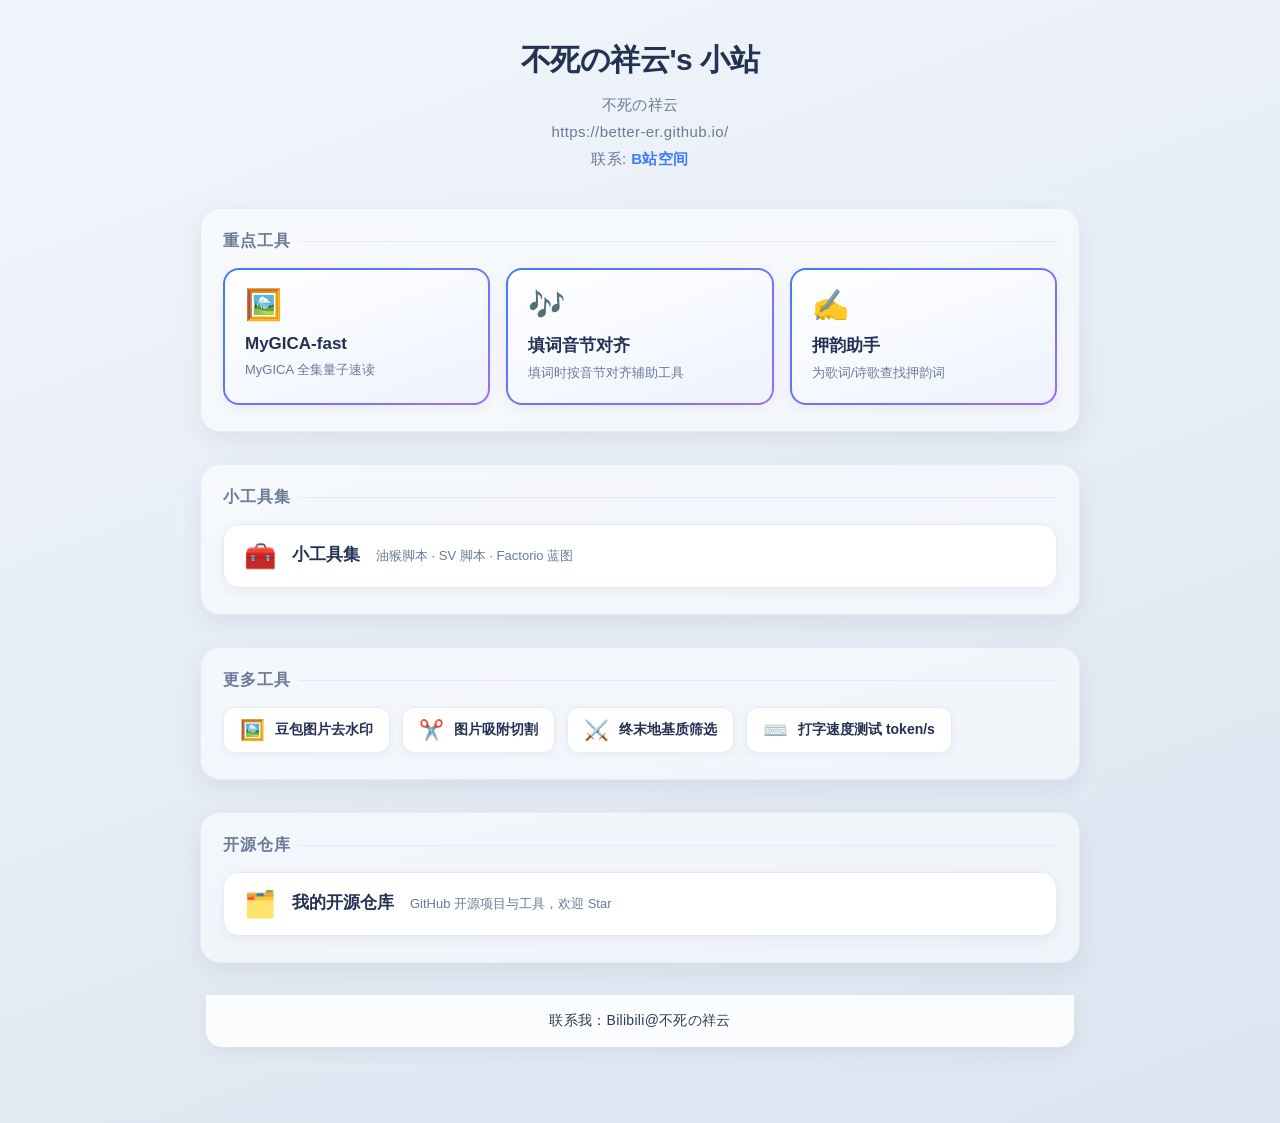
<file: index.html>
<!DOCTYPE html>
<html lang="zh">
<head>
    <meta charset="UTF-8"/>
    <meta name="viewport" content="width=device-width, initial-scale=1"/>
    <title>不死の祥云's 小站</title>
    <script defer src="/assets/js/back-to-home.js"></script>
    <link rel="stylesheet" href="assets/css/index.css">
    <script defer data-domain="better-er.github.io" src="https://plausible.io/js/script.tagged-events.js"></script>
    <!-- Cloudflare Web Analytics -->
    <script defer src='https://static.cloudflareinsights.com/beacon.min.js'
            data-cf-beacon='{"token": "c300376ee0b349878e2a8a1a395cc9b7"}'></script>
    <!-- End Cloudflare Web Analytics -->
</head>
<body>
<div class="container">
    <header class="site-header">
        <h2>不死の祥云's 小站</h2>
        <div class="desc">
            不死の祥云<br>
            https://better-er.github.io/<br>
            联系: <a href="https://space.bilibili.com/497200545" target="_blank">B站空间</a>
        </div>
    </header>

    <!-- ====== 一级重点 ====== -->
    <section class="section">
        <h3 class="section-title">重点工具</h3>
        <div class="feature-grid">
            <a class="card featured" href="MyGICA-fast.html">
                <span class="card-icon">🖼️</span>
                <span class="card-name">MyGICA-fast</span>
                <span class="card-desc">MyGICA 全集量子速读</span>
            </a>
            <a class="card featured" href="token.html">
                <span class="card-icon">🎶</span>
                <span class="card-name">填词音节对齐</span>
                <span class="card-desc">填词时按音节对齐辅助工具</span>
            </a>
            <a class="card featured" href="rhyme.html">
                <span class="card-icon">✍️</span>
                <span class="card-name">押韵助手</span>
                <span class="card-desc">为歌词/诗歌查找押韵词</span>
            </a>
        </div>
    </section>

    <!-- ====== 二级重点 ====== -->
    <section class="section">
        <h3 class="section-title">小工具集</h3>
        <div class="tool-grid">
            <a class="card medium" href="blueprint.html">
                <span class="card-icon">🧰</span>
                <span class="card-name">小工具集</span>
                <span class="card-desc">油猴脚本 · SV 脚本 · Factorio 蓝图</span>
            </a>
        </div>
    </section>

    <!-- ====== 三级工具 ====== -->
    <section class="section">
        <h3 class="section-title">更多工具</h3>
        <div class="mini-list">
            <a class="mini" href="doubao.html">
                <span class="mini-icon">🖼️</span>
                <span class="mini-name">豆包图片去水印</span>
            </a>
            <a class="mini" href="split_pic.html">
                <span class="mini-icon">✂️</span>
                <span class="mini-name">图片吸附切割</span>
            </a>
            <a class="mini" href="weapons.html">
                <span class="mini-icon">⚔️</span>
                <span class="mini-name">终末地基质筛选</span>
            </a>
            <a class="mini" href="typing.html">
                <span class="mini-icon">⌨️</span>
                <span class="mini-name">打字速度测试 token/s</span>
            </a>
        </div>
    </section>

    <!-- ====== 开源仓库 ====== -->
    <section class="section">
        <h3 class="section-title">开源仓库</h3>
        <div class="tool-grid">
            <a class="card medium" href="repos.html">
                <span class="card-icon">🗂️</span>
                <span class="card-name">我的开源仓库</span>
                <span class="card-desc">GitHub 开源项目与工具，欢迎 Star</span>
            </a>
        </div>
    </section>
</div>
</body>
</html>
</file>
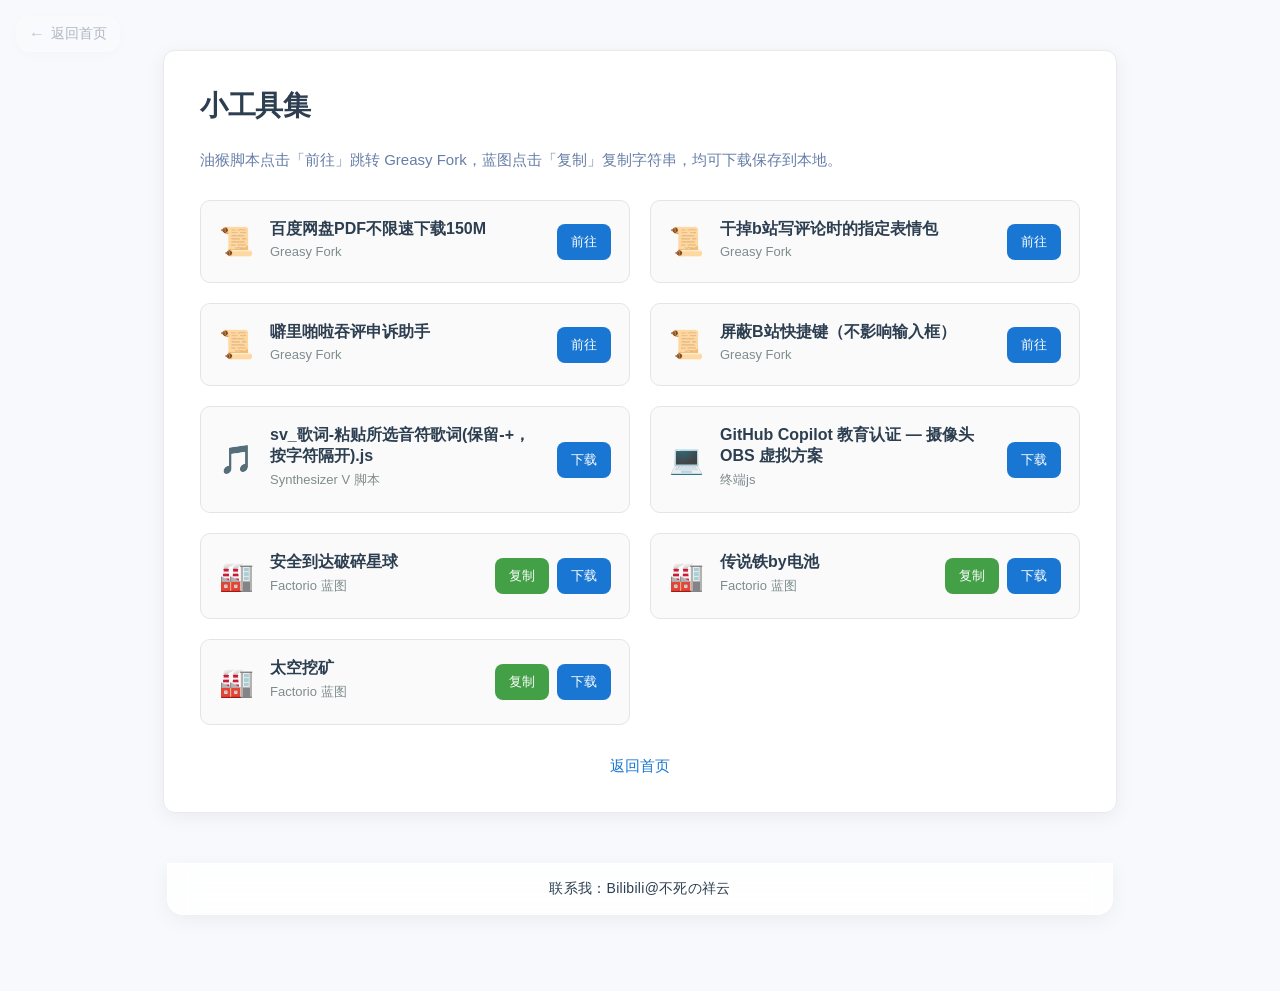
<file: blueprint.html>
<!DOCTYPE html>
<html lang="zh">
<head>
    <meta charset="UTF-8"/>
    <title>小工具集</title>
    <script defer src="/assets/js/back-to-home.js"></script>
    <link rel="stylesheet" href="assets/css/blueprint.css">
</head>
<body>
<div class="container">
    <h2>小工具集</h2>
    <div class="desc">油猴脚本点击「前往」跳转 Greasy Fork，蓝图点击「复制」复制字符串，均可下载保存到本地。</div>

    <div class="file-grid" id="fileGrid">
        <!-- ====== Greasy Fork 脚本 ====== -->
        <div class="file">
            <div class="icon">📜</div>
            <div class="meta">
                <div class="filename">百度网盘PDF不限速下载150M</div>
                <div class="type">Greasy Fork</div>
            </div>
            <div class="actions">
                <a class="btn" href="https://greasyfork.org/zh-CN/scripts/554213" target="_blank" rel="noopener">前往</a>
            </div>
        </div>
        <div class="file">
            <div class="icon">📜</div>
            <div class="meta">
                <div class="filename">干掉b站写评论时的指定表情包</div>
                <div class="type">Greasy Fork</div>
            </div>
            <div class="actions">
                <a class="btn" href="https://greasyfork.org/zh-CN/scripts/521297" target="_blank" rel="noopener">前往</a>
            </div>
        </div>
        <div class="file">
            <div class="icon">📜</div>
            <div class="meta">
                <div class="filename">噼里啪啦吞评申诉助手</div>
                <div class="type">Greasy Fork</div>
            </div>
            <div class="actions">
                <a class="btn" href="https://greasyfork.org/zh-CN/scripts/553381" target="_blank" rel="noopener">前往</a>
            </div>
        </div>
        <div class="file">
            <div class="icon">📜</div>
            <div class="meta">
                <div class="filename">屏蔽B站快捷键（不影响输入框）</div>
                <div class="type">Greasy Fork</div>
            </div>
            <div class="actions">
                <a class="btn" href="https://greasyfork.org/zh-CN/scripts/564831" target="_blank" rel="noopener">前往</a>
            </div>
        </div>

        <!-- ====== Synthesizer V 脚本 ====== -->
        <div class="file" data-path="离线小工具/sv_歌词-粘贴所选音符歌词(保留-+，按字符隔开).js">
            <div class="icon">🎵</div>
            <div class="meta">
                <div class="filename">sv_歌词-粘贴所选音符歌词(保留-+，按字符隔开).js</div>
                <div class="type">Synthesizer V 脚本</div>
            </div>
            <div class="actions">
                <a class="btn download-btn" href="离线小工具/sv_歌词-粘贴所选音符歌词(保留-+，按字符隔开).js" download>下载</a>
            </div>
        </div>

        <!-- ====== 终端 JS 脚本 ====== -->
        <div class="file" data-path="终端js/github_edu.js">
            <div class="icon">💻</div>
            <div class="meta">
                <div class="filename">GitHub Copilot 教育认证 — 摄像头 OBS 虚拟方案</div>
                <div class="type">终端js</div>
            </div>
            <div class="actions">
                <a class="btn download-btn" href="终端js/github_edu.js" download>下载</a>
            </div>
        </div>

        <!-- ====== Factorio 蓝图 ====== -->
        <div class="file" data-path="蓝图/安全到达破碎星球.txt">
            <div class="icon">🏭</div>
            <div class="meta">
                <div class="filename">安全到达破碎星球</div>
                <div class="type">Factorio 蓝图</div>
            </div>
            <div class="actions">
                <a class="btn copy-btn">复制</a>
                <a class="btn download-btn" href="蓝图/安全到达破碎星球.txt" download>下载</a>
            </div>
        </div>
        <div class="file" data-path="蓝图/传说铁by电池.txt">
            <div class="icon">🏭</div>
            <div class="meta">
                <div class="filename">传说铁by电池</div>
                <div class="type">Factorio 蓝图</div>
            </div>
            <div class="actions">
                <a class="btn copy-btn">复制</a>
                <a class="btn download-btn" href="蓝图/传说铁by电池.txt" download>下载</a>
            </div>
        </div>
        <div class="file" data-path="蓝图/太空挖矿.txt">
            <div class="icon">🏭</div>
            <div class="meta">
                <div class="filename">太空挖矿</div>
                <div class="type">Factorio 蓝图</div>
            </div>
            <div class="actions">
                <a class="btn copy-btn">复制</a>
                <a class="btn download-btn" href="蓝图/太空挖矿.txt" download>下载</a>
            </div>
        </div>
    </div>

    <div class="footer">
        <a href="index.html">返回首页</a>
    </div>
</div>

<script>
(async function() {
    // 预先加载所有蓝图文件内容
    const fileMap = {};
    const fileEls = document.querySelectorAll('.file');
    for (const el of fileEls) {
        const path = el.dataset.path;
        if (!path) continue;
        try {
            const resp = await fetch(path);
            fileMap[path] = await resp.text();
        } catch (e) {
            console.error('加载失败:', path, e);
        }
    }

    // 复制按钮逻辑
    document.querySelectorAll('.copy-btn').forEach(btn => {
        btn.addEventListener('click', function() {
            const fileEl = this.closest('.file');
            const path = fileEl.dataset.path;
            const text = fileMap[path];
            if (!text) return;
            navigator.clipboard.writeText(text).then(() => {
                const orig = this.textContent;
                this.textContent = '已复制 ✓';
                setTimeout(() => this.textContent = orig, 1500);
            }).catch(() => {
                // 降级方案：创建临时 textarea
                const ta = document.createElement('textarea');
                ta.value = text;
                document.body.appendChild(ta);
                ta.select();
                document.execCommand('copy');
                document.body.removeChild(ta);
                const orig = this.textContent;
                this.textContent = '已复制 ✓';
                setTimeout(() => this.textContent = orig, 1500);
            });
        });
    });

})();
</script>
</body>
</html>
</file>
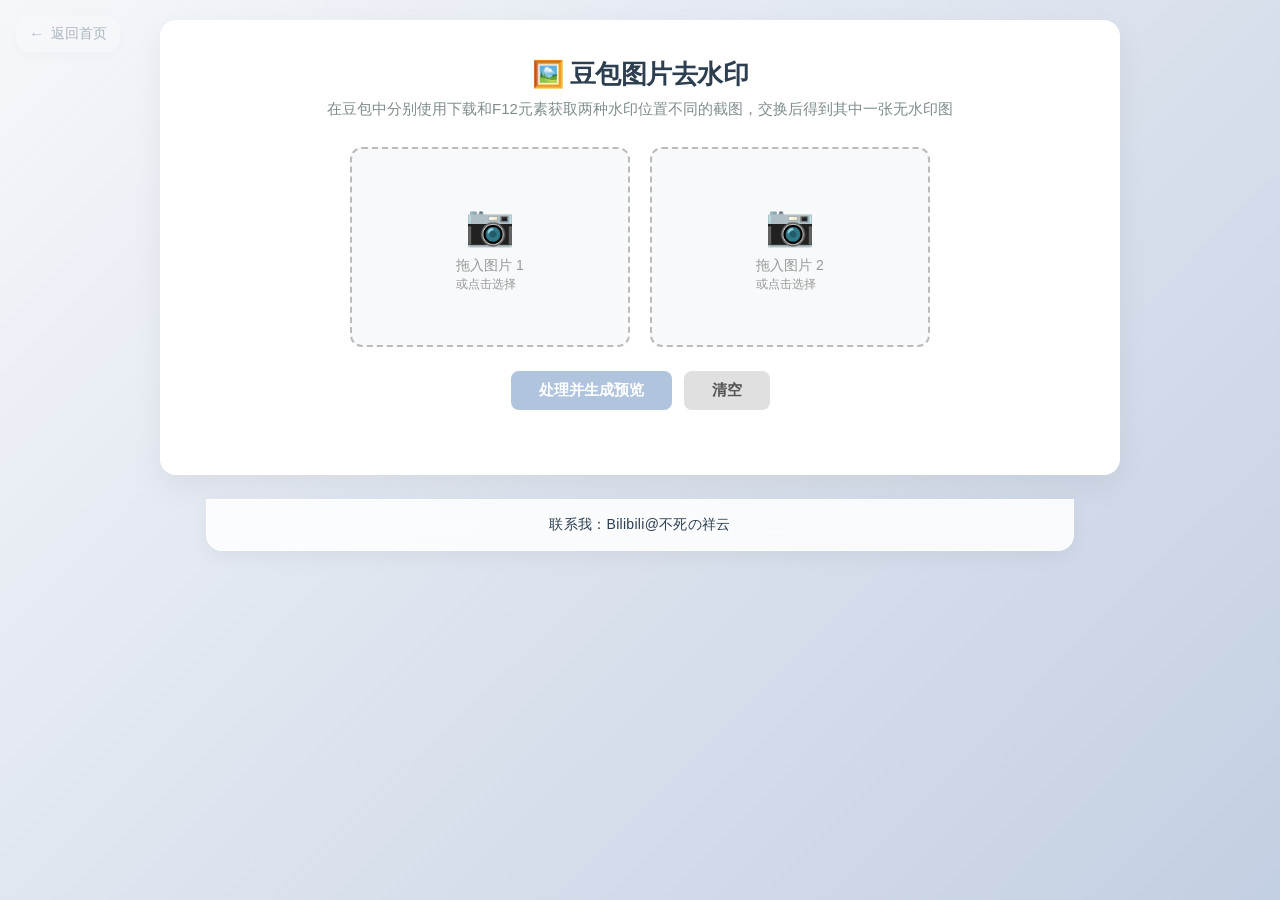
<file: doubao.html>
<!DOCTYPE html>
<html lang="zh-CN">
<head>
    <meta charset="UTF-8">
    <meta name="viewport" content="width=device-width, initial-scale=1.0">
    <title>豆包图片去水印工具</title>
    <script defer src="/assets/js/back-to-home.js"></script>
    <link rel="stylesheet" href="assets/css/doubao.css">
</head>
<body>
<div class="container">
    <h1>🖼️ 豆包图片去水印</h1>
    <p class="subtitle">在豆包中分别使用下载和F12元素获取两种水印位置不同的截图，交换后得到其中一张无水印图</p>

    <div class="error-msg" id="errorMsg"></div>

    <div class="drop-zone-container">
        <div class="drop-zone" id="dropZone1">
            <div class="icon">📷</div>
            <div class="label">拖入图片 1<br><small>或点击选择</small></div>
            <button class="remove-btn" id="removeBtn1">✕</button>
        </div>
        <div class="drop-zone" id="dropZone2">
            <div class="icon">📷</div>
            <div class="label">拖入图片 2<br><small>或点击选择</small></div>
            <button class="remove-btn" id="removeBtn2">✕</button>
        </div>
    </div>

    <div class="action-bar">
        <button class="btn-primary" id="processBtn" disabled>处理并生成预览</button>
        <button class="btn-secondary" id="clearBtn">清空</button>
    </div>

    <div class="result-section" id="resultSection">
        <h2>✅ 处理结果</h2>
        <p class="result-hint">两张结果中有一张无水印，请自行判断并下载</p>
        <div class="result-grid">
            <div class="result-card">
                <div class="card-label">结果 1 <span>（图1左 + 图2右）</span></div>
                <canvas id="resultCanvas1"></canvas>
                <button class="download-btn" data-index="1">⬇ 下载结果 1</button>
            </div>
            <div class="result-card">
                <div class="card-label">结果 2 <span>（图2左 + 图1右）</span></div>
                <canvas id="resultCanvas2"></canvas>
                <button class="download-btn" data-index="2">⬇ 下载结果 2</button>
            </div>
        </div>
    </div>
</div>

<script src="assets/js/doubao.js" defer></script>
</body>
</html>
</file>
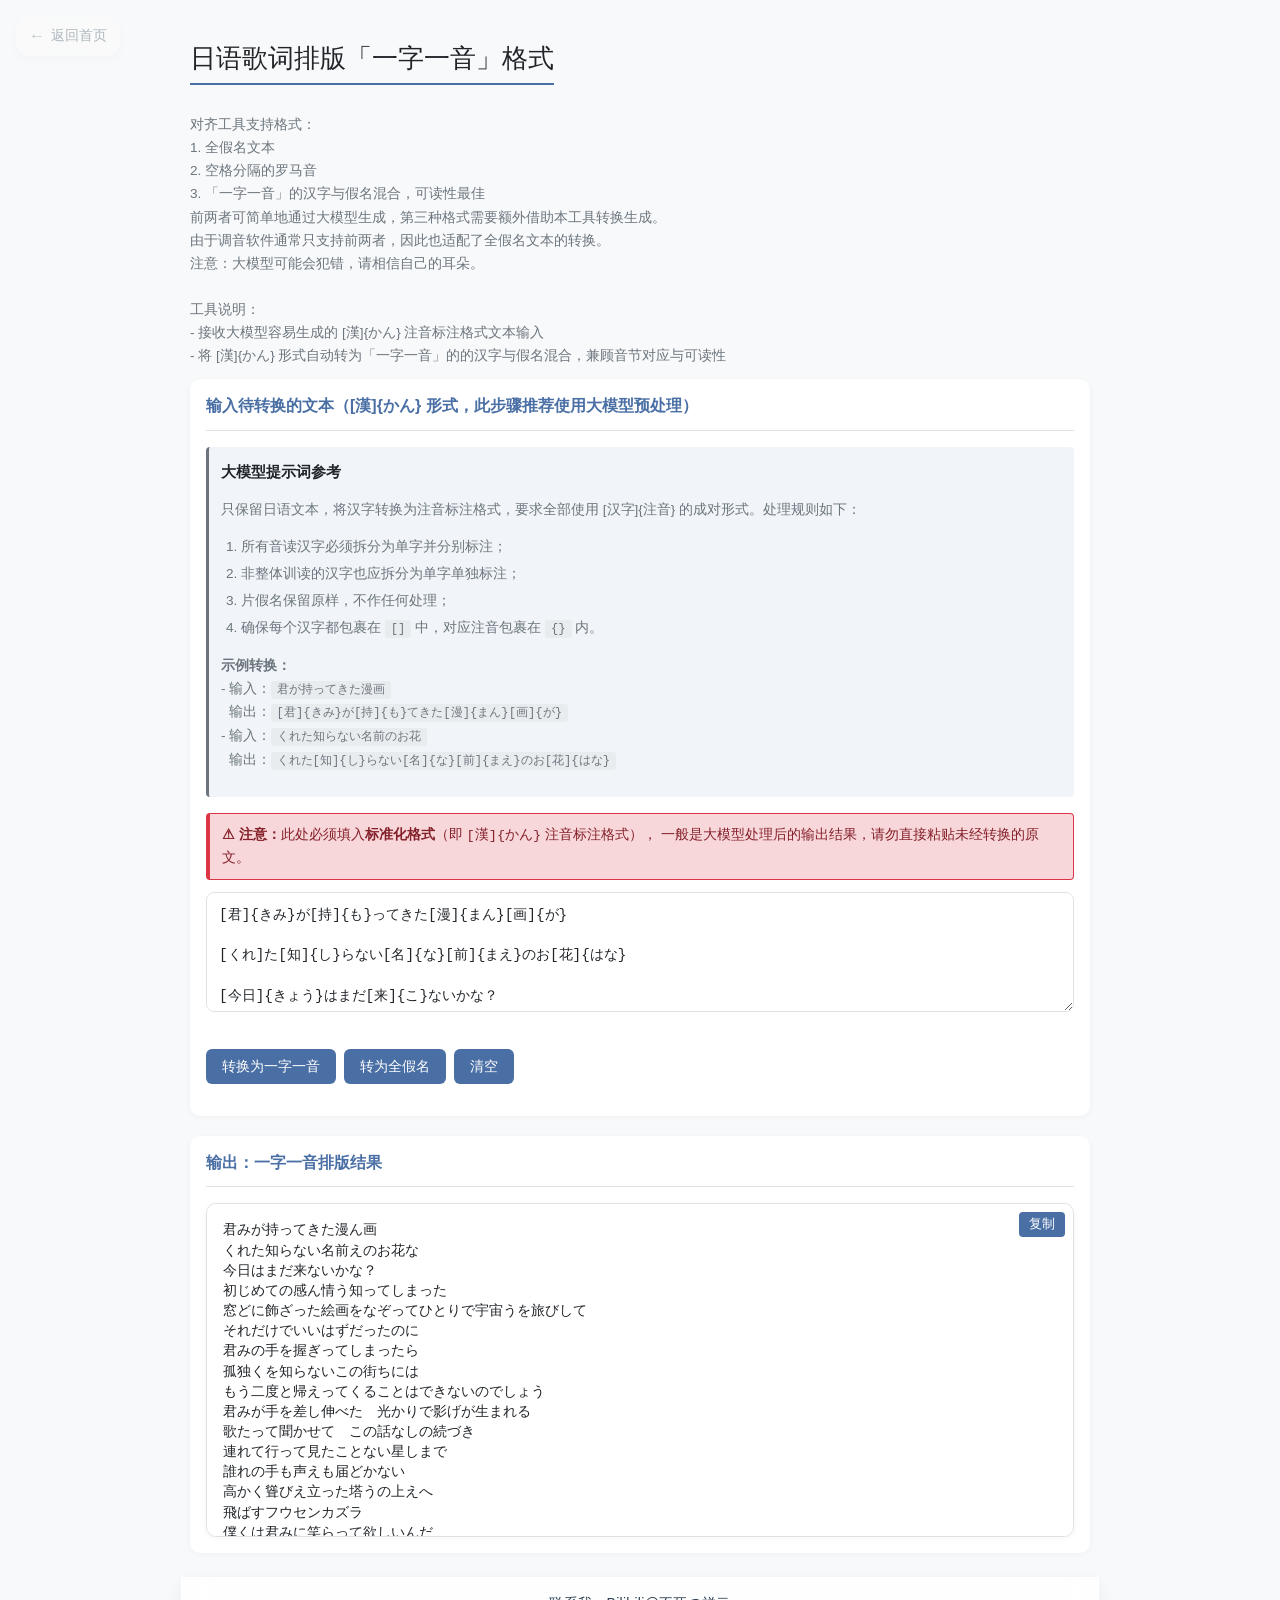
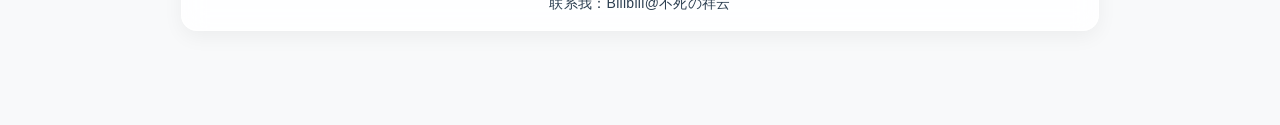
<file: kana.html>
<!DOCTYPE html>
<html lang="zh">
<head>
    <meta charset="UTF-8"/>
    <title id="page-title"></title>
    <script defer src="/assets/js/back-to-home.js"></script>
    <link rel="stylesheet" href="assets/css/kana.css">
</head>
<body>
<div class="container">
    <h2 id="main-title"></h2>

    <p class="small" id="desc">
        对齐工具支持格式：<br>
        1. 全假名文本<br>
        2. 空格分隔的罗马音<br>
        3. 「一字一音」的汉字与假名混合，可读性最佳<br>
        前两者可简单地通过大模型生成，第三种格式需要额外借助本工具转换生成。<br>
        由于调音软件通常只支持前两者，因此也适配了全假名文本的转换。<br>
        注意：大模型可能会犯错，请相信自己的耳朵。<br><br>
        工具说明：<br>
        - 接收大模型容易生成的 [漢]{かん} 注音标注格式文本输入<br>
        - 将 [漢]{かん} 形式自动转为「一字一音」的的汉字与假名混合，兼顾音节对应与可读性<br>
    </p>

    <div class="box">
        <h3>输入待转换的文本（[漢]{かん} 形式，此步骤推荐使用大模型预处理）</h3>

        <!-- 操作指南：明确区分提示与输入 -->
        <div class="guide-panel">
            <h4>大模型提示词参考</h4>
            <p>只保留日语文本，将汉字转换为注音标注格式，要求全部使用 [汉字]{注音} 的成对形式。处理规则如下：</p>
            <ol>
                <li>所有音读汉字必须拆分为单字并分别标注；</li>
                <li>非整体训读的汉字也应拆分为单字单独标注；</li>
                <li>片假名保留原样，不作任何处理；</li>
                <li>确保每个汉字都包裹在 <code>[]</code> 中，对应注音包裹在 <code>{}</code> 内。</li>
            </ol>
            <p><strong>示例转换：</strong><br>
                - 输入：<code>君が持ってきた漫画</code><br>
                &nbsp;&nbsp;输出：<code>[君]{きみ}が[持]{も}てきた[漫]{まん}[画]{が}</code><br>
                - 输入：<code>くれた知らない名前のお花</code><br>
                &nbsp;&nbsp;输出：<code>くれた[知]{し}らない[名]{な}[前]{まえ}のお[花]{はな}</code>
            </p>
        </div>

        <div class="input-warning">
            <strong>⚠ 注意：</strong>此处必须填入<strong>标准化格式</strong>（即 <code>[漢]{かん}</code> 注音标注格式），
            一般是大模型处理后的输出结果，请勿直接粘贴未经转换的原文。
        </div>

        <label for="input-ruby"></label>
        <textarea id="input-ruby"
                  placeholder="请在此粘贴日语文本（如：[君]{きみ}が[持]{も}てきた[漫]{まん}[画]{が}）"></textarea>
        <div class="button-group">
            <button id="btn-convert">转换为一字一音</button>
            <button id="btn-kana-only">转为全假名</button>
            <button id="btn-clear">清空</button>
        </div>
    </div>

    <div class="box">
        <h3>输出：一字一音排版结果</h3>
        <div id="output-result" class="result-container">
            <button class="copy-btn" id="btn-copy">复制</button>
        </div>
    </div>
</div>

<script type="module" src="assets/js/kana.js"></script>
</body>
</html>
</file>
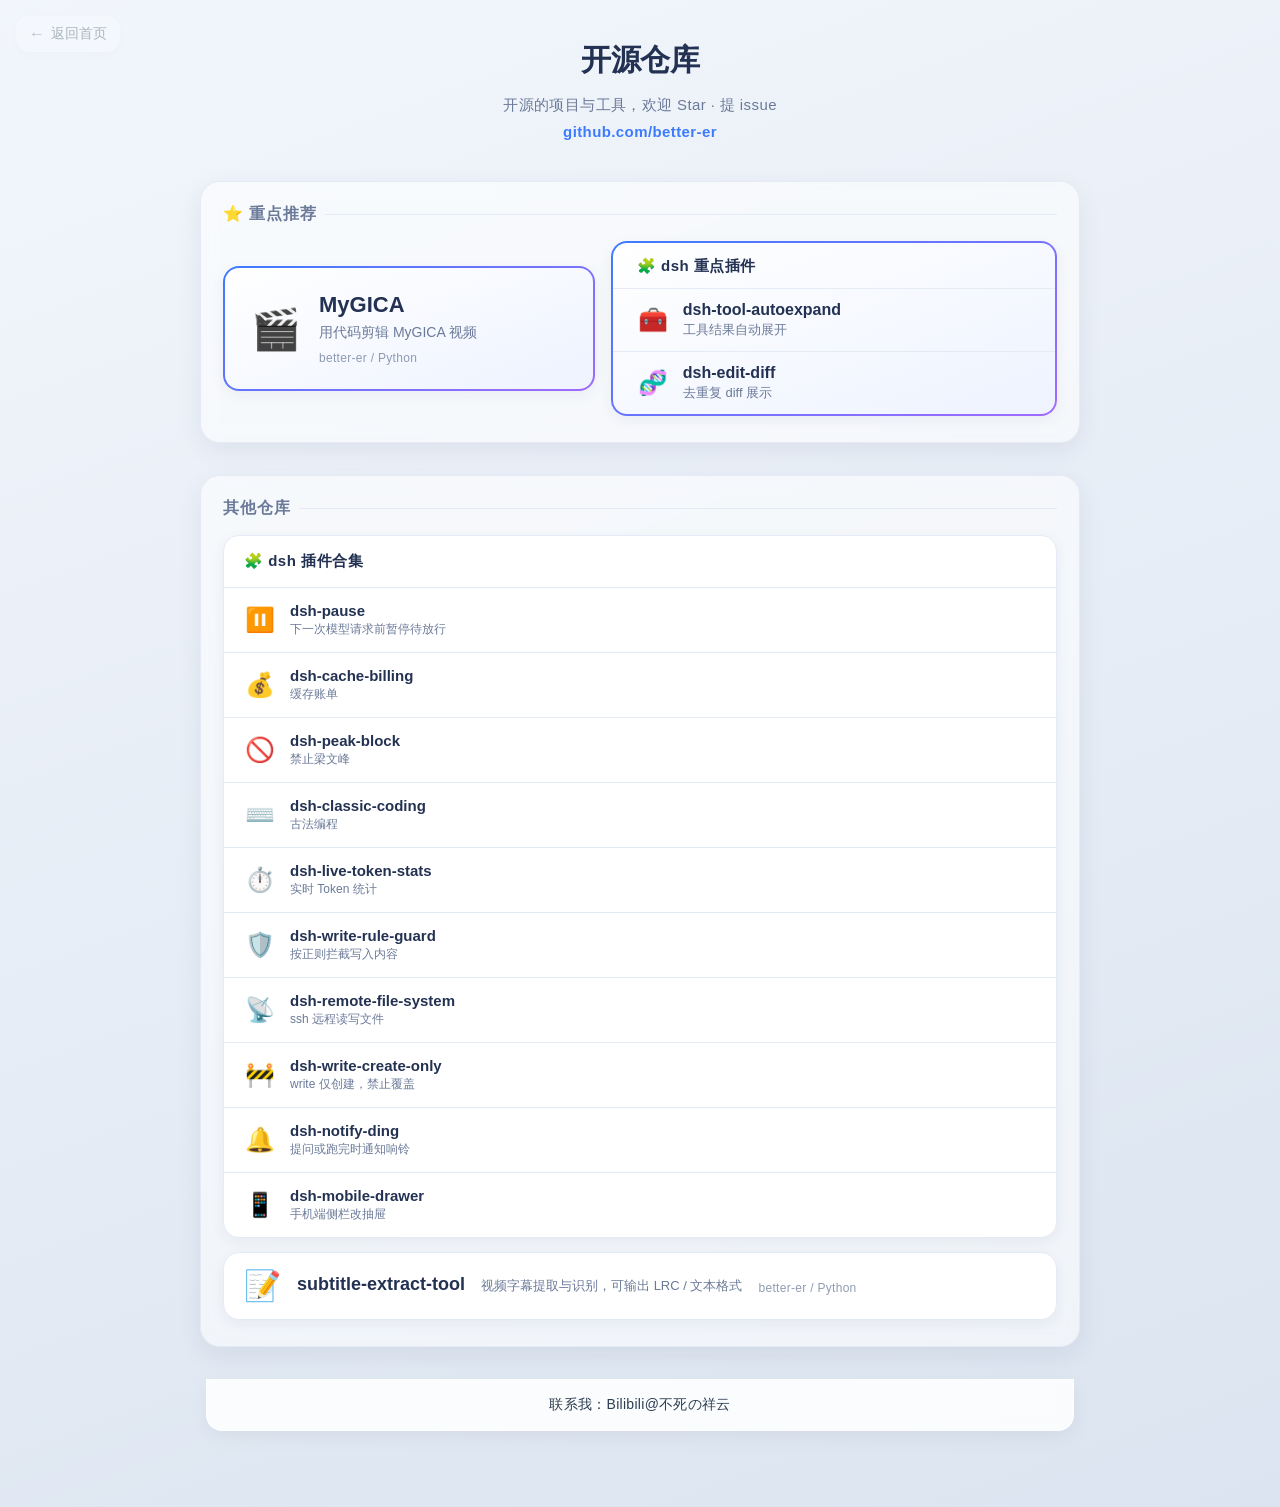
<file: repos.html>
<!DOCTYPE html>
<html lang="zh">
<head>
    <meta charset="UTF-8"/>
    <meta name="viewport" content="width=device-width, initial-scale=1"/>
    <title>开源仓库 · 不死の祥云</title>
    <script defer src="/assets/js/back-to-home.js"></script>
    <link rel="stylesheet" href="assets/css/repos.css">
    <script defer data-domain="better-er.github.io" src="https://plausible.io/js/script.tagged-events.js"></script>
    <!-- Cloudflare Web Analytics -->
    <script defer src='https://static.cloudflareinsights.com/beacon.min.js'
            data-cf-beacon='{"token": "c300376ee0b349878e2a8a1a395cc9b7"}'></script>
    <!-- End Cloudflare Web Analytics -->
</head>
<body>
<div class="container">
    <header class="site-header">
        <h2>开源仓库</h2>
        <div class="desc">
            开源的项目与工具，欢迎 Star · 提 issue<br>
            <a href="https://github.com/better-er" target="_blank">github.com/better-er</a>
        </div>
    </header>

    <!-- ===== 置顶推荐仓库：重点推荐 ===== -->
    <section class="section">
        <h3 class="section-title">⭐ 重点推荐</h3>
        <div class="feature-grid">
            <a class="card featured" href="https://github.com/better-er/MyGICA" target="_blank">
                <span class="card-icon">🎬</span>
                <span class="featured-body">
                    <span class="card-name">MyGICA</span>
                    <span class="card-desc">用代码剪辑 MyGICA 视频</span>
                    <span class="card-meta">better-er / Python</span>
                </span>
            </a>
            <div class="group-card featured">
                <div class="group-head">🧩 dsh 重点插件</div>
                <div class="group-list">
                    <a class="group-item" href="https://github.com/better-er/dsh-tool-autoexpand" target="_blank">
                        <span class="group-icon">🧰</span>
                        <span class="group-body">
                            <span class="group-name">dsh-tool-autoexpand</span>
                            <span class="group-desc">工具结果自动展开</span>
                        </span>
                    </a>
                    <a class="group-item" href="https://github.com/better-er/dsh-edit-diff" target="_blank">
                        <span class="group-icon">🧬</span>
                        <span class="group-body">
                            <span class="group-name">dsh-edit-diff</span>
                            <span class="group-desc">去重复 diff 展示</span>
                        </span>
                    </a>
                </div>
            </div>
        </div>
    </section>

    <!-- ===== 其他仓库 ===== -->
    <section class="section">
        <h3 class="section-title">其他仓库</h3>
        <div class="sub-grid">
            <div class="group-card">
                <div class="group-head">🧩 dsh 插件合集</div>
                <div class="group-list">
                    <a class="group-item" href="https://github.com/better-er/dsh-pause" target="_blank">
                        <span class="group-icon">⏸️</span>
                        <span class="group-body">
                            <span class="group-name">dsh-pause</span>
                            <span class="group-desc">下一次模型请求前暂停待放行</span>
                        </span>
                    </a>
                    <a class="group-item" href="https://github.com/better-er/dsh-cache-billing" target="_blank">
                        <span class="group-icon">💰</span>
                        <span class="group-body">
                            <span class="group-name">dsh-cache-billing</span>
                            <span class="group-desc">缓存账单</span>
                        </span>
                    </a>
                    <a class="group-item" href="https://github.com/better-er/dsh-peak-block" target="_blank">
                        <span class="group-icon">🚫</span>
                        <span class="group-body">
                            <span class="group-name">dsh-peak-block</span>
                            <span class="group-desc">禁止梁文峰</span>
                        </span>
                    </a>
                    <a class="group-item" href="https://github.com/better-er/dsh-classic-coding" target="_blank">
                        <span class="group-icon">⌨️</span>
                        <span class="group-body">
                            <span class="group-name">dsh-classic-coding</span>
                            <span class="group-desc">古法编程</span>
                        </span>
                    </a>
                    <a class="group-item" href="https://github.com/better-er/dsh-live-token-stats" target="_blank">
                        <span class="group-icon">⏱️</span>
                        <span class="group-body">
                            <span class="group-name">dsh-live-token-stats</span>
                            <span class="group-desc">实时 Token 统计</span>
                        </span>
                    </a>
                    <a class="group-item" href="https://github.com/better-er/dsh-write-rule-guard" target="_blank">
                        <span class="group-icon">🛡️</span>
                        <span class="group-body">
                            <span class="group-name">dsh-write-rule-guard</span>
                            <span class="group-desc">按正则拦截写入内容</span>
                        </span>
                    </a>
                    <a class="group-item" href="https://github.com/better-er/dsh-remote-file-system" target="_blank">
                        <span class="group-icon">📡</span>
                        <span class="group-body">
                            <span class="group-name">dsh-remote-file-system</span>
                            <span class="group-desc">ssh 远程读写文件</span>
                        </span>
                    </a>
                    <a class="group-item" href="https://github.com/better-er/dsh-write-create-only" target="_blank">
                        <span class="group-icon">🚧</span>
                        <span class="group-body">
                            <span class="group-name">dsh-write-create-only</span>
                            <span class="group-desc">write 仅创建，禁止覆盖</span>
                        </span>
                    </a>
                    <a class="group-item" href="https://github.com/better-er/dsh-notify-ding" target="_blank">
                        <span class="group-icon">🔔</span>
                        <span class="group-body">
                            <span class="group-name">dsh-notify-ding</span>
                            <span class="group-desc">提问或跑完时通知响铃</span>
                        </span>
                    </a>
                    <a class="group-item" href="https://github.com/better-er/dsh-mobile-drawer" target="_blank">
                        <span class="group-icon">📱</span>
                        <span class="group-body">
                            <span class="group-name">dsh-mobile-drawer</span>
                            <span class="group-desc">手机端侧栏改抽屉</span>
                        </span>
                    </a>
                </div>
            </div>
            <a class="card sub" href="https://github.com/better-er/subtitle-extract-tool" target="_blank">
                <span class="card-icon">📝</span>
                <span class="card-name">subtitle-extract-tool</span>
                <span class="card-desc">视频字幕提取与识别，可输出 LRC / 文本格式</span>
                <span class="card-meta">better-er / Python</span>
            </a>
        </div>
    </section>
</div>
</body>
</html>
</file>
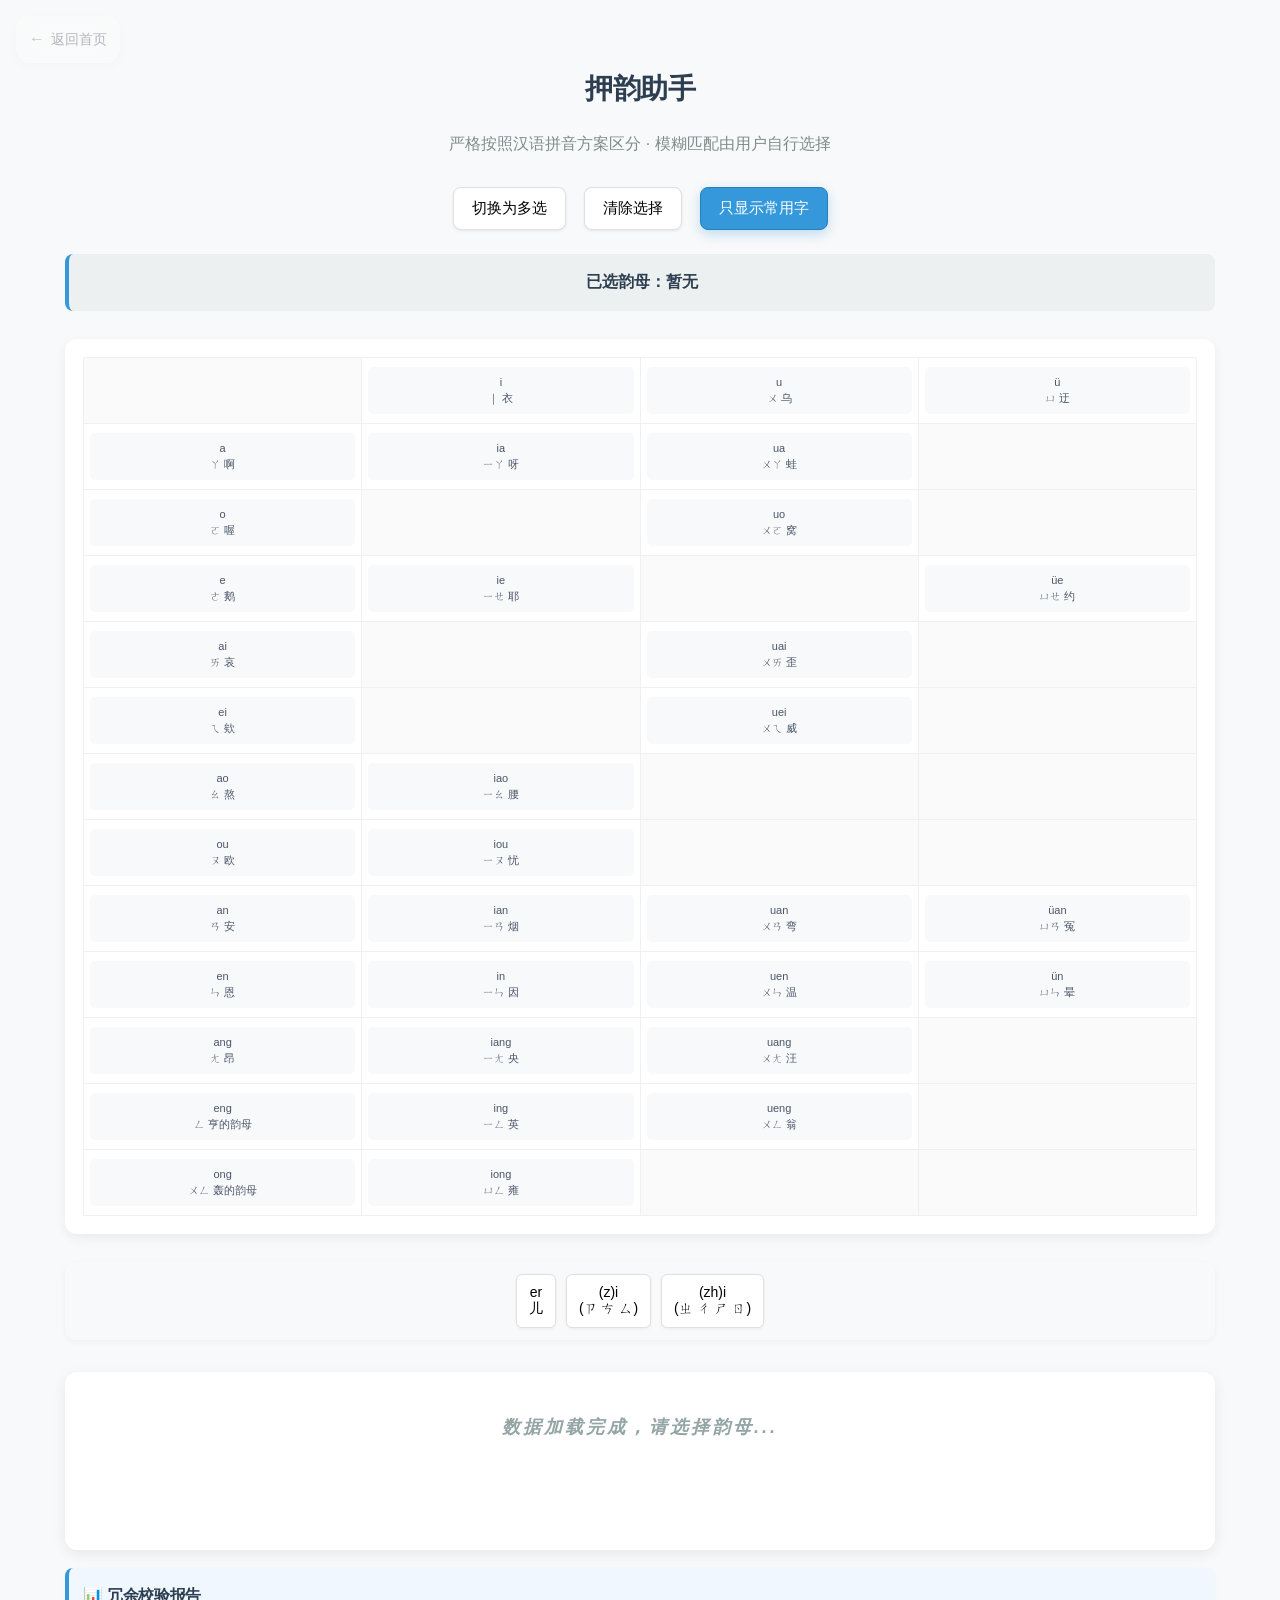
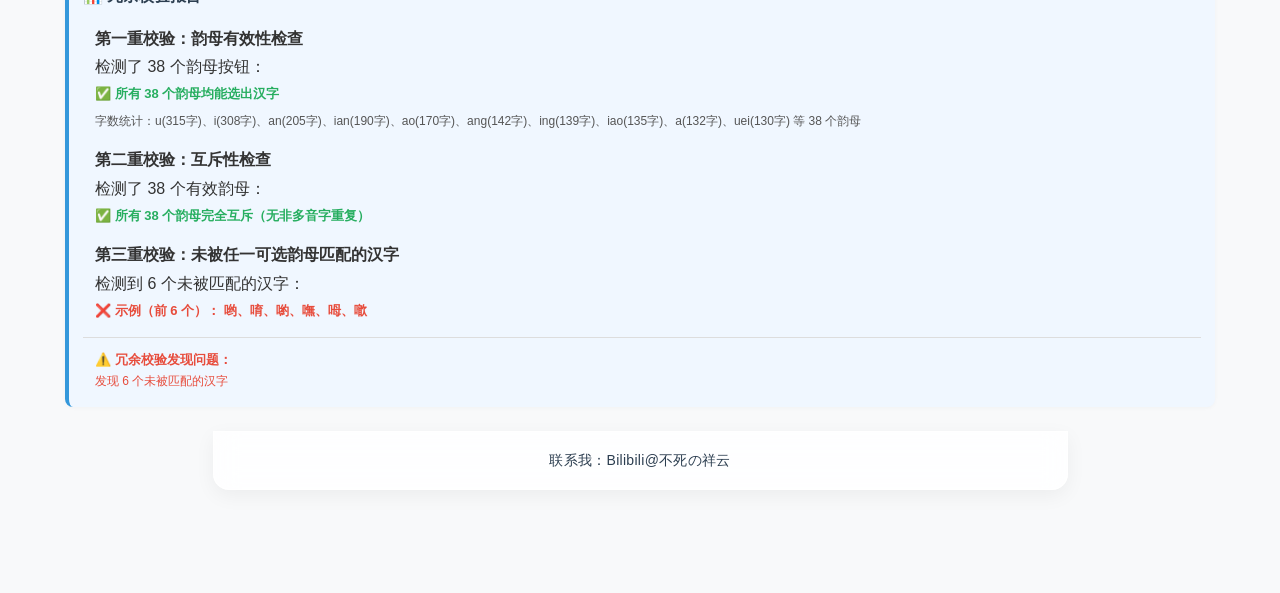
<file: rhyme.html>
<!DOCTYPE html>
<html lang="zh-CN">
<head>
    <meta charset="UTF-8">
    <meta name="viewport" content="width=device-width, initial-scale=1.0">
    <title>押韵助手</title>
    <script defer src="/assets/js/back-to-home.js"></script>
    <link rel="stylesheet" href="assets/css/rhyme.css">
</head>
<body>
<h1>押韵助手</h1>
<p class="subtitle">严格按照汉语拼音方案区分 · 模糊匹配由用户自行选择</p>

<div class="controls">
    <button class="control-btn" id="mode-btn">切换为多选</button>
    <button class="control-btn" id="clear-btn">清除选择</button>
    <button class="control-btn active" id="common-btn">只显示常用字</button>
</div>

<div class="selected" id="selected-finals">
    已选韵母：暂无
</div>

<div class="table-container">
    <table class="vowel-table">
        <thead>
        <tr>
            <td class="empty-cell"></td>
            <td><button onclick="toggleFinal('i')" class="table-cell-button" data-final="i">i<br>｜ 衣</button></td>
            <td><button onclick="toggleFinal('u')" class="table-cell-button" data-final="u">u<br>ㄨ 乌</button></td>
            <td><button onclick="toggleFinal('ü')" class="table-cell-button" data-final="ü">ü<br>ㄩ 迂</button></td>
        </tr>
        </thead>
        <tbody>
        <tr>
            <td><button onclick="toggleFinal('a')" class="table-row-button" data-final="a">a<br>ㄚ 啊</button></td>
            <td><button onclick="toggleFinal('ia')" class="table-cell-button" data-final="ia">ia<br>ㄧㄚ 呀</button></td>
            <td><button onclick="toggleFinal('ua')" class="table-cell-button" data-final="ua">ua<br>ㄨㄚ 蛙</button></td>
            <td class="empty-cell"></td>
        </tr>
        <tr>
            <td><button onclick="toggleFinal('o')" class="table-row-button" data-final="o">o<br>ㄛ 喔</button></td>
            <td class="empty-cell"></td>
            <td><button onclick="toggleFinal('uo')" class="table-cell-button" data-final="uo">uo<br>ㄨㄛ 窝</button></td>
            <td class="empty-cell"></td>
        </tr>
        <tr>
            <td><button onclick="toggleFinal('e')" class="table-row-button" data-final="e">e<br>ㄜ 鹅</button></td>
            <td><button onclick="toggleFinal('ie')" class="table-cell-button" data-final="ie">ie<br>ㄧㄝ 耶</button></td>
            <td class="empty-cell"></td>
            <td><button onclick="toggleFinal('üe')" class="table-cell-button" data-final="üe">üe<br>ㄩㄝ 约</button></td>
        </tr>
        <tr>
            <td><button onclick="toggleFinal('ai')" class="table-row-button" data-final="ai">ai<br>ㄞ 哀</button></td>
            <td class="empty-cell"></td>
            <td><button onclick="toggleFinal('uai')" class="table-cell-button" data-final="uai">uai<br>ㄨㄞ 歪</button></td>
            <td class="empty-cell"></td>
        </tr>
        <tr>
            <td><button onclick="toggleFinal('ei')" class="table-row-button" data-final="ei">ei<br>ㄟ 欸</button></td>
            <td class="empty-cell"></td>
            <td><button onclick="toggleFinal('uei')" class="table-cell-button" data-final="uei">uei<br>ㄨㄟ 威</button></td>
            <td class="empty-cell"></td>
        </tr>
        <tr>
            <td><button onclick="toggleFinal('ao')" class="table-row-button" data-final="ao">ao<br>ㄠ 熬</button></td>
            <td><button onclick="toggleFinal('iao')" class="table-cell-button" data-final="iao">iao<br>ㄧㄠ 腰</button></td>
            <td class="empty-cell"></td>
            <td class="empty-cell"></td>
        </tr>
        <tr>
            <td><button onclick="toggleFinal('ou')" class="table-row-button" data-final="ou">ou<br>ㄡ 欧</button></td>
            <td><button onclick="toggleFinal('iou')" class="table-cell-button" data-final="iou">iou<br>ㄧㄡ 忧</button></td>
            <td class="empty-cell"></td>
            <td class="empty-cell"></td>
        </tr>
        <tr>
            <td><button onclick="toggleFinal('an')" class="table-row-button" data-final="an">an<br>ㄢ 安</button></td>
            <td><button onclick="toggleFinal('ian')" class="table-cell-button" data-final="ian">ian<br>ㄧㄢ 烟</button></td>
            <td><button onclick="toggleFinal('uan')" class="table-cell-button" data-final="uan">uan<br>ㄨㄢ 弯</button></td>
            <td><button onclick="toggleFinal('üan')" class="table-cell-button" data-final="üan">üan<br>ㄩㄢ 冤</button></td>
        </tr>
        <tr>
            <td><button onclick="toggleFinal('en')" class="table-row-button" data-final="en">en<br>ㄣ 恩</button></td>
            <td><button onclick="toggleFinal('in')" class="table-cell-button" data-final="in">in<br>ㄧㄣ 因</button></td>
            <td><button onclick="toggleFinal('uen')" class="table-cell-button" data-final="uen">uen<br>ㄨㄣ 温</button></td>
            <td><button onclick="toggleFinal('ün')" class="table-cell-button" data-final="ün">ün<br>ㄩㄣ 晕</button></td>
        </tr>
        <tr>
            <td><button onclick="toggleFinal('ang')" class="table-row-button" data-final="ang">ang<br>ㄤ 昂</button></td>
            <td><button onclick="toggleFinal('iang')" class="table-cell-button" data-final="iang">iang<br>ㄧㄤ 央</button></td>
            <td><button onclick="toggleFinal('uang')" class="table-cell-button" data-final="uang">uang<br>ㄨㄤ 汪</button></td>
            <td class="empty-cell"></td>
        </tr>
        <tr>
            <td><button onclick="toggleFinal('eng')" class="table-row-button" data-final="eng">eng<br>ㄥ 亨的韵母</button></td>
            <td><button onclick="toggleFinal('ing')" class="table-cell-button" data-final="ing">ing<br>ㄧㄥ 英</button></td>
            <td><button onclick="toggleFinal('ueng')" class="table-cell-button" data-final="ueng">ueng<br>ㄨㄥ 翁</button></td>
            <td class="empty-cell"></td>
        </tr>
        <tr>
            <td><button onclick="toggleFinal('ong')" class="table-row-button" data-final="ong">ong<br>ㄨㄥ 轰的韵母</button></td>
            <td><button onclick="toggleFinal('iong')" class="table-cell-button" data-final="iong">iong<br>ㄩㄥ 雍</button></td>
            <td class="empty-cell"></td>
            <td class="empty-cell"></td>
        </tr>
        </tbody>
    </table>
</div>

<div class="special-vowels">
    <button onclick="toggleFinal('er')" class="special-button" data-final="er">er<br>儿</button>
    <button onclick="toggleFinal('zi')" class="special-button" data-final="zi">(z)i<br>(ㄗ ㄘ ㄙ)</button>
    <button onclick="toggleFinal('zhi')" class="special-button" data-final="zhi">(zh)i<br>(ㄓ ㄔ ㄕ ㄖ)</button>
</div>

<div id="result" class="result">
    <p class="loading">请选择一个或多个韵母...</p>
</div>
<div id="redundancy-check" class="redundancy-check"></div>

<script src="assets/js/rhyme.js" defer></script>
</body>
</html>
</file>
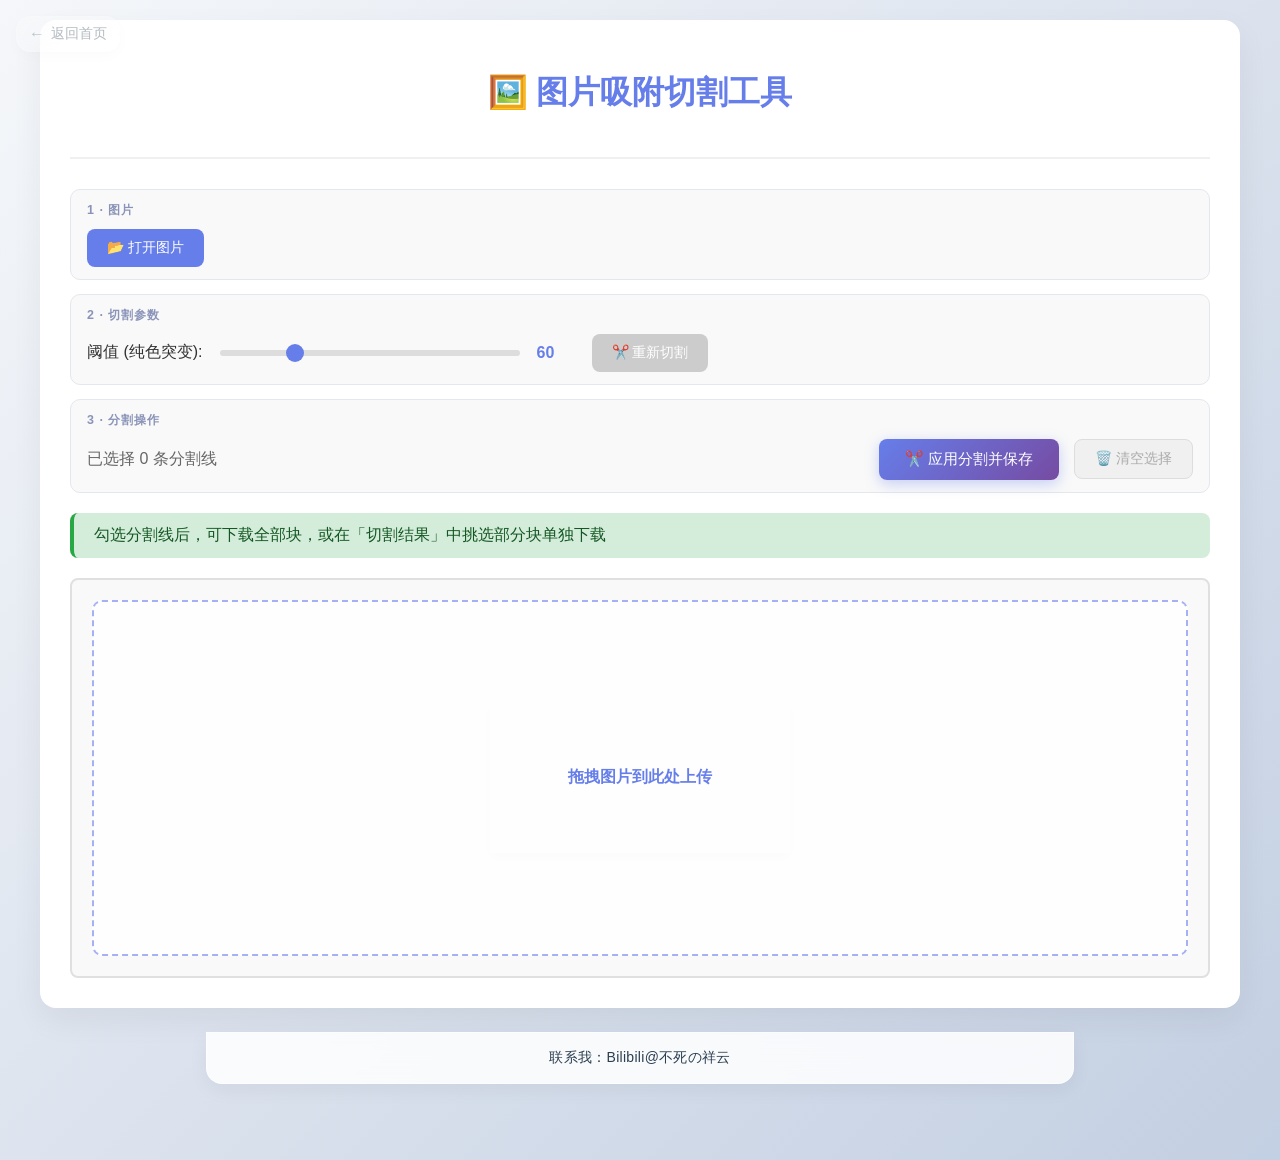
<file: split_pic.html>
<!DOCTYPE html>
<html lang="zh-CN">
<head>
    <meta charset="UTF-8">
    <meta name="viewport" content="width=device-width, initial-scale=1.0">
    <title>图片切割工具</title>
    <script defer src="/assets/js/back-to-home.js"></script>
    <link rel="stylesheet" href="assets/css/split_pic.css">
</head>
<body>
    <div class="container">
        <header>
            <h1>🖼️ 图片吸附切割工具</h1>
        </header>

        <div class="controls">
            <section class="control-group">
                <div class="group-label">1 · 图片</div>
                <div class="control-row">
                    <label class="file-button">
                        📂 打开图片
                        <input type="file" id="fileInput" accept="image/png,image/jpeg,image/jpg" style="display: none;">
                    </label>
                </div>
            </section>

            <section class="control-group">
                <div class="group-label">2 · 切割参数</div>
                <div class="control-row">
                    <label for="threshold">阈值 (纯色突变):</label>
                    <input type="range" id="threshold" min="0" max="255" value="60" step="1">
                    <span id="thresholdValue">60</span>
                    <button id="recut" disabled>✂️ 重新切割</button>
                </div>
            </section>

            <section class="control-group">
                <div class="group-label">3 · 分割操作</div>
                <div class="control-row">
                    <span id="selectedCount">已选择 0 条分割线</span>
                    <button id="applySplit" class="primary" disabled>✂️ 应用分割并保存</button>
                    <button id="clearSelection" class="ghost" disabled>🗑️ 清空选择</button>
                </div>
            </section>
        </div>

        <div id="statusMessage" class="status-message"></div>

        <div id="splitsPanel" class="splits-panel" style="display: none;">
            <details open>
                <summary id="splitsSummary">检测到的分割线 (0 条)</summary>
                <div id="splitsWarning" class="warning" style="display: none;"></div>
                <div id="splitsList" class="splits-list"></div>
            </details>
        </div>

        <div class="image-container">
            <div id="filePath" class="file-path"></div>
            <div id="canvasWrapper" class="canvas-wrapper">
                <div id="dropHint" class="drop-hint">拖拽图片到此处上传</div>
                <canvas id="canvas"></canvas>
            </div>
        </div>

        <div id="partsPanel" class="parts-panel" style="display: none;">
            <div class="parts-header">
                <div class="parts-title">
                    <h3>📦 切割结果</h3>
                    <span id="partsSummary" class="parts-summary"></span>
                </div>
                <div class="parts-actions">
                    <span id="partsSelectedCount" class="parts-selected-count">已选 0 块</span>
                    <button id="downloadSelectedParts" disabled>⬇️ 下载选中块</button>
                </div>
            </div>
            <div id="partsGrid" class="parts-grid"></div>
            <p class="parts-tip">点击卡片勾选要下载的块，再点「下载选中块」；或直接点卡片上的「⬇️」按钮单独下载这一块</p>
        </div>
    </div>

    <script src="assets/js/split_pic.js" defer></script>
</body>
</html>
</file>
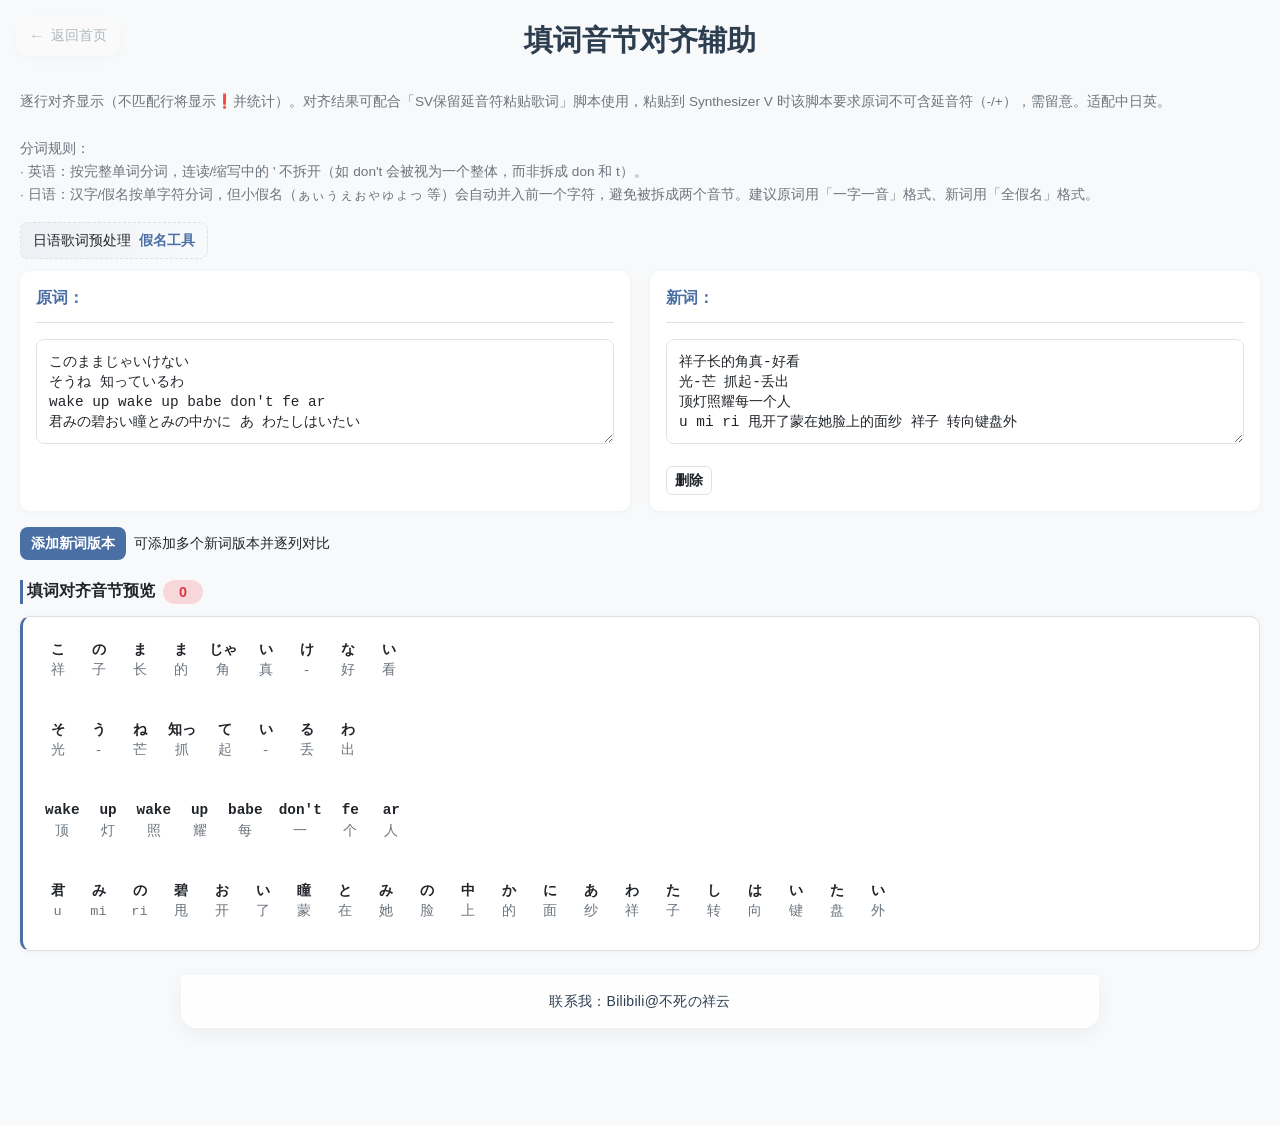
<file: token.html>
<!DOCTYPE html>
<html lang="zh">
<head>
    <meta charset="UTF-8"/>
    <title id="page-title"></title>
    <script defer src="/assets/js/back-to-home.js"></script>
    <link rel="stylesheet" href="assets/css/token.css">
</head>
<body>
<h1 id="main-title"></h1>

<!-- 单一模式，无标签页 -->
<div id="multi-mode">
    <p class="small" id="multi-desc"></p>

    <!-- 引导用户到 kana.html 的链接 -->
    <div class="goto-kana" role="note" aria-label="假名工具">
        <span>日语歌词预处理</span>
        <a href="kana.html" target="_blank" rel="noopener">假名工具</a>
    </div>

    <div class="multi-container">
        <div class="multi-box">
            <h3 id="label-original"></h3>
            <label for="multi-input1" class="visually-hidden">原词输入</label>
            <textarea id="multi-input1"></textarea>
        </div>

        <!-- 以前的 variant-boxes 已移除；脚本会把每个新变体作为 .multi-box 直接插入到这里，与原词同级 -->
    </div>

    <!-- 添加/说明按钮放在容器外，便于控制布局 -->
    <div style="display:flex; gap:8px; align-items:center; margin-top:12px;">
        <button id="add-variant" type="button">添加新词版本</button>
        <span class="small">可添加多个新词版本并逐列对比</span>
    </div>

    <h3 id="multi-preview-title" class="multi-preview-title">
        填词对齐音节预览
        <span class="mismatch-count">0</span>
    </h3>

    <div id="multi-preview" class="multi-preview"></div>
</div>

<script type="module" src="assets/js/token.js"></script>

</body>
</html>
</file>
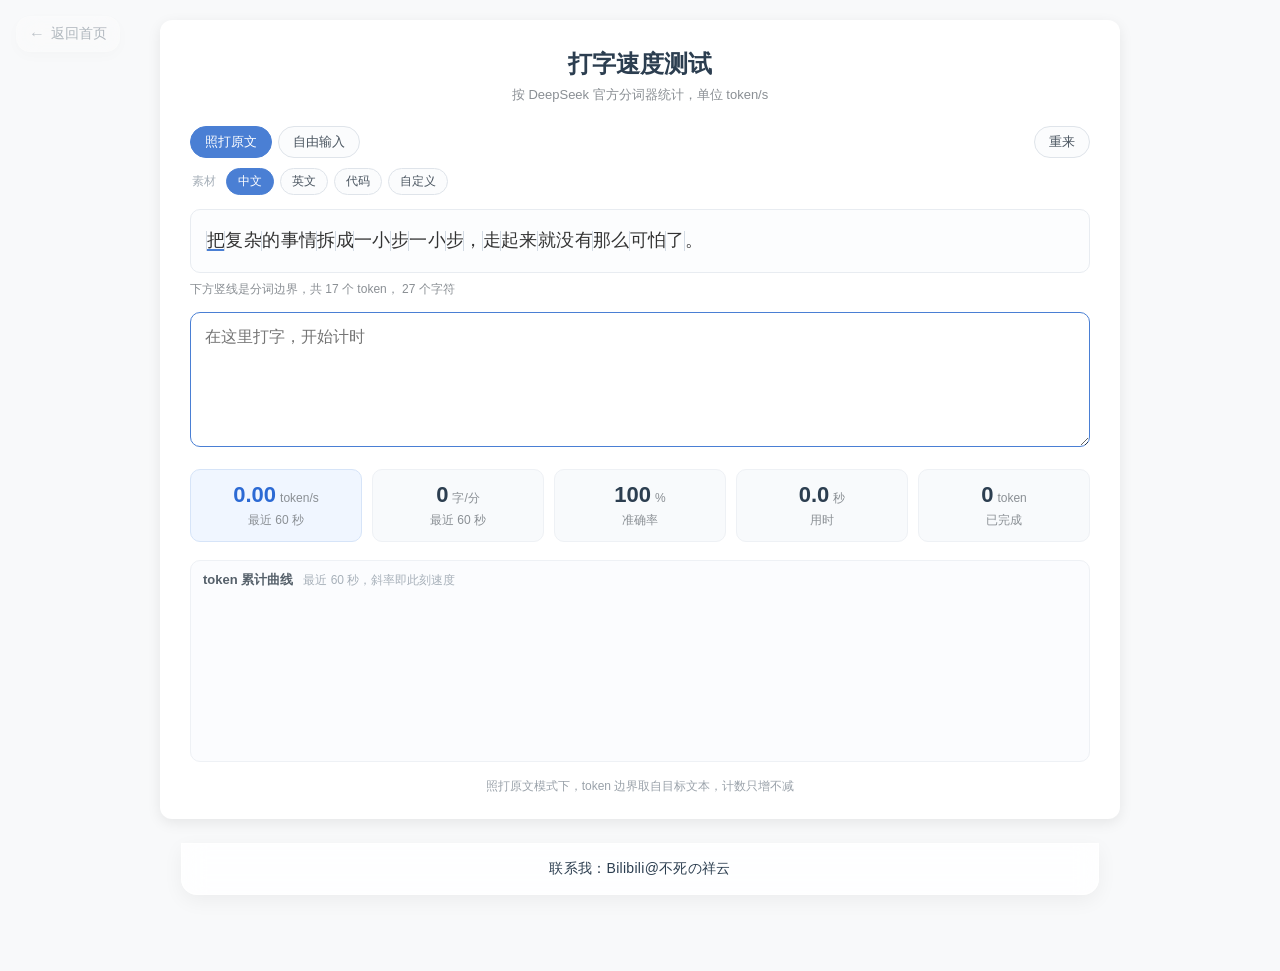
<file: typing.html>
<!DOCTYPE html>
<html lang="zh">
<head>
    <meta charset="UTF-8"/>
    <meta name="viewport" content="width=device-width, initial-scale=1"/>
    <title>打字速度测试 · token/s</title>
    <script defer src="/assets/js/back-to-home.js"></script>
    <link rel="stylesheet" href="assets/css/typing.css">
</head>
<body>
<div class="container">
    <h1>打字速度测试</h1>
    <p class="subtitle">按 DeepSeek 官方分词器统计，单位 token/s</p>

    <div id="loader" class="loader">
        <div class="loader-bar"><div id="loader-fill" class="loader-fill"></div></div>
        <div id="loader-text" class="loader-text">正在加载 DeepSeek 分词器 6.07 MB</div>
    </div>

    <div id="app" class="app" hidden>
        <div class="toolbar">
            <div class="toolbar-group" id="mode-group">
                <button type="button" class="chip" data-mode="target">照打原文</button>
                <button type="button" class="chip" data-mode="free">自由输入</button>
            </div>
            <button type="button" class="chip ghost" id="btn-reset">重来</button>
        </div>

        <div class="sub-row" id="cat-row">
            <span class="sub-label">素材</span>
            <div class="toolbar-group" id="cat-group">
                <button type="button" class="chip" data-cat="zh">中文</button>
                <button type="button" class="chip" data-cat="en">英文</button>
                <button type="button" class="chip" data-cat="code">代码</button>
                <button type="button" class="chip" data-cat="custom">自定义</button>
            </div>
        </div>

        <div class="custom-panel" id="custom-panel" hidden>
            <textarea id="custom-text" class="custom-input" rows="3" spellcheck="false"
                      placeholder="粘贴或输入你想练的原文，点应用后开始"></textarea>
            <div class="custom-actions">
                <button type="button" class="chip" id="btn-apply-custom">应用这段原文</button>
                <span class="custom-hint" id="custom-hint">内容会存在浏览器本地，下次还能用</span>
            </div>
        </div>

        <div id="target-panel">
            <div id="target-text" class="target-text" aria-label="目标文本"></div>
            <div class="token-note">
                下方竖线是分词边界，共 <span id="target-token-count">0</span> 个 token，
                <span id="target-char-count">0</span> 个字符
            </div>
        </div>

        <textarea id="input" class="input" rows="4" spellcheck="false"
                  placeholder="在这里打字，开始计时"></textarea>

        <div class="stats">
            <div class="stat main">
                <div class="stat-value"><span id="stat-tps">0.0</span><span class="unit">token/s</span></div>
                <div class="stat-label">最近 60 秒</div>
            </div>
            <div class="stat">
                <div class="stat-value"><span id="stat-cpm">0</span><span class="unit">字/分</span></div>
                <div class="stat-label">最近 60 秒</div>
            </div>
            <div class="stat">
                <div class="stat-value"><span id="stat-acc">100</span><span class="unit">%</span></div>
                <div class="stat-label">准确率</div>
            </div>
            <div class="stat">
                <div class="stat-value"><span id="stat-time">0.0</span><span class="unit">秒</span></div>
                <div class="stat-label">用时</div>
            </div>
            <div class="stat">
                <div class="stat-value"><span id="stat-total">0</span><span class="unit">token</span></div>
                <div class="stat-label">已完成</div>
            </div>
        </div>

        <div class="chart-wrap">
            <div class="chart-head">
                <span class="chart-title">token 累计曲线</span>
                <span class="chart-hint">最近 60 秒，斜率即此刻速度</span>
            </div>
            <canvas id="chart" class="chart"></canvas>
        </div>

        <div class="footnote">
            <span id="footnote-text">照打原文模式下，token 边界取自目标文本，计数只增不减</span>
        </div>
    </div>
</div>

<script type="module" src="assets/js/typing.js"></script>
</body>
</html>
</file>
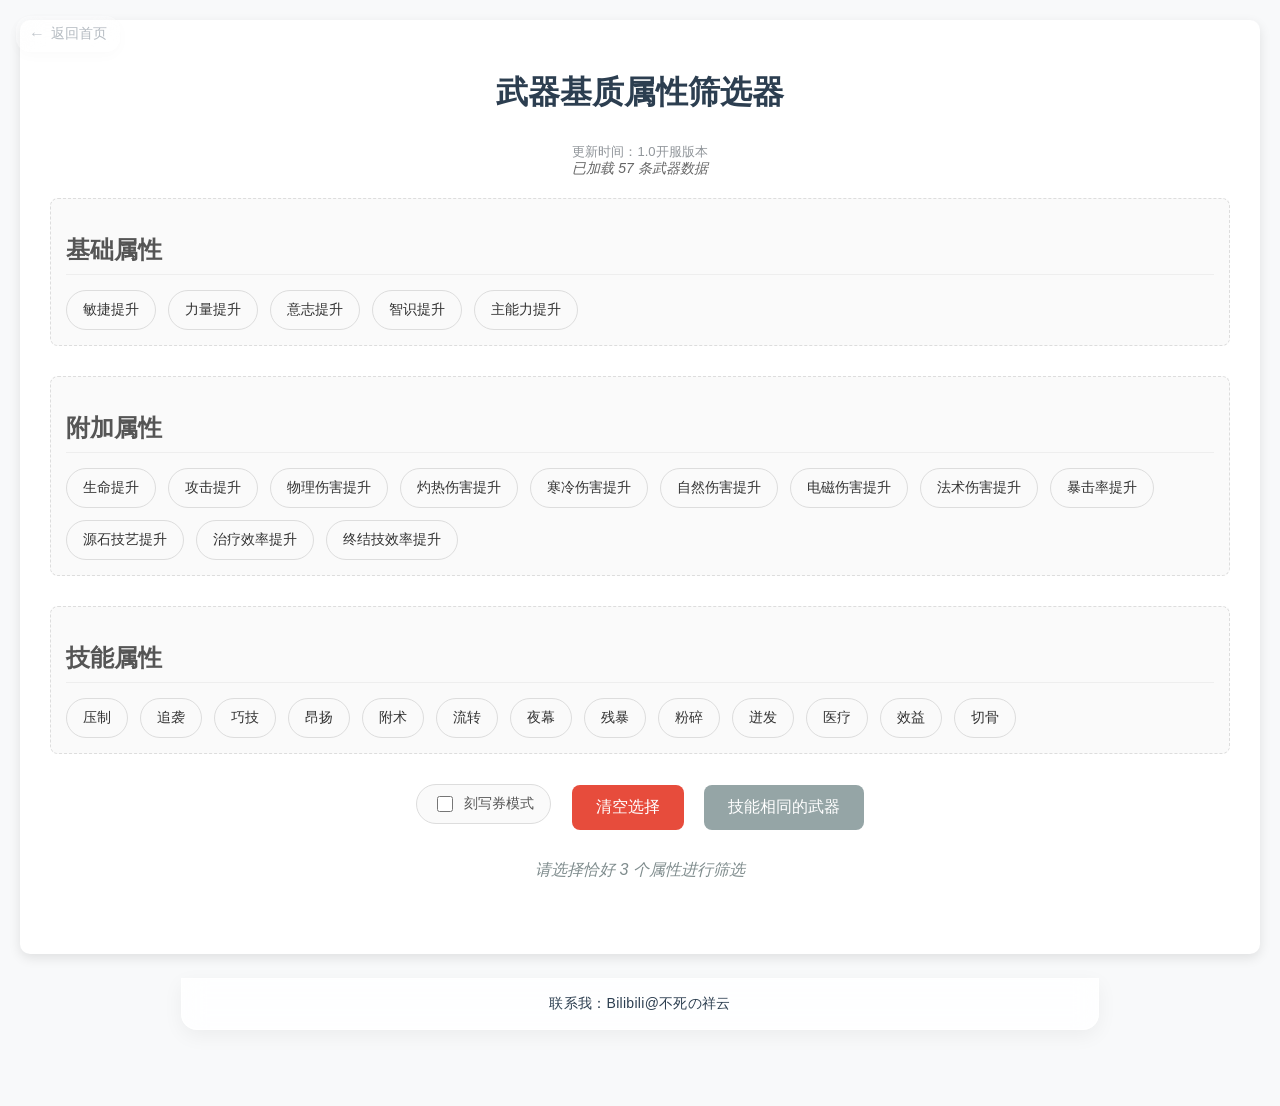
<file: weapons.html>
<!DOCTYPE html>
<html lang="zh-CN">
<head>
    <meta charset="UTF-8">
    <meta name="viewport" content="width=device-width, initial-scale=1.0">
    <title>武器基质属性筛选器</title>
    <script defer src="/assets/js/back-to-home.js"></script>
    <link rel="stylesheet" href="assets/css/weapons.css">
</head>
<body>
<div class="container">
    <h1>武器基质属性筛选器</h1>
    <div class="update-time">更新时间：1.0开服版本</div>
    <div class="loading-info" id="loading-info">正在加载武器数据...</div>

    <!-- 分类标签组 -->
    <div class="category">
        <h2>基础属性</h2>
        <div class="tag-container" id="base-attributes">
            <!-- 动态生成 -->
        </div>
    </div>

    <div class="category">
        <h2>附加属性</h2>
        <div class="tag-container" id="additional-attributes">
            <!-- 动态生成 -->
        </div>
    </div>

    <div class="category">
        <h2>技能属性</h2>
        <div class="tag-container" id="skill-attributes">
            <!-- 动态生成 -->
        </div>
    </div>

    <!-- 控制按钮 -->
    <div class="controls">
        <!-- 新增：刻写券模式开关 -->
        <label>
            <input type="checkbox" id="mode-kexie">
            <span>刻写券模式</span>
        </label>
        <button class="btn-clear" id="btn-clear">清空选择</button>
        <button class="btn-see-all" id="btn-see-all" style="display: none;">我就要看</button>
        <button class="btn-same-skills" id="btn-same-skills">技能相同的武器</button>
    </div>

    <div class="status" id="status">请选择恰好 3 个属性进行筛选</div>

    <div class="results" id="results">
        <!-- 动态渲染结果 -->
    </div>
</div>

<script src="assets/js/weapons.js" defer></script>
</body>
</html>
</file>
<file: assets/css/index.css>
/* ===== 基础 ===== */
:root {
    --bg-from: #f2f6fc;
    --bg-to: #dbe4f0;
    --card-bg: #ffffff;
    --primary: #3d7bfd;
    --primary-dark: #2f64d6;
    --text: #233152;
    --text-muted: #6b7a99;
    --border: #e4ebf5;
    --shadow: 0 8px 24px rgba(35, 49, 82, 0.08);
    --radius: 16px;
}

* {
    box-sizing: border-box;
}

body {
    font-family: 'Segoe UI', 'PingFang SC', 'Microsoft YaHei', sans-serif;
    background: linear-gradient(160deg, var(--bg-from) 0%, var(--bg-to) 100%);
    margin: 0;
    padding: 40px 20px;
    min-height: 100vh;
    color: var(--text);
}

.container {
    max-width: 880px;
    margin: 0 auto;
}

/* ===== 站点头部 ===== */
.site-header {
    text-align: center;
    margin-bottom: 36px;
}

.site-header h2 {
    margin: 0 0 10px;
    font-size: 30px;
    font-weight: 700;
    letter-spacing: -0.5px;
    color: var(--text);
}

.site-header .desc {
    color: var(--text-muted);
    font-size: 15px;
    line-height: 1.8;
    font-weight: 500;
    letter-spacing: 0.4px;
}

.site-header .desc a {
    color: var(--primary);
    text-decoration: none;
    font-weight: 600;
}

.site-header .desc a:hover {
    text-decoration: underline;
}

/* ===== 分区标题 ===== */
.section {
    margin-bottom: 32px;
}

/* 每个分区自带分隔感：用浅色面板承载 */
.section {
    background: rgba(255, 255, 255, 0.55);
    border: 1px solid var(--border);
    border-radius: 20px;
    padding: 22px 22px 26px;
    backdrop-filter: blur(8px);
    box-shadow: var(--shadow);
}

.section-title {
    margin: 0 0 16px;
    font-size: 16px;
    font-weight: 600;
    color: var(--text-muted);
    letter-spacing: 1px;
    display: flex;
    align-items: center;
    gap: 8px;
}

.section-title::after {
    content: '';
    flex: 1;
    height: 1px;
    background: var(--border);
}

/* ===== 一级重点：卡片网格 ===== */
.feature-grid {
    display: grid;
    grid-template-columns: repeat(3, 1fr);
    gap: 16px;
}

.card {
    display: flex;
    flex-direction: column;
    align-items: flex-start;
    padding: 20px;
    background: var(--card-bg);
    border: 1px solid var(--border);
    border-radius: var(--radius);
    text-decoration: none;
    color: var(--text);
    box-shadow: 0 4px 14px rgba(35, 49, 82, 0.06);
    transition: transform 0.25s ease, box-shadow 0.25s ease, border-color 0.25s ease;
}

.card:hover {
    transform: translateY(-3px);
    box-shadow: 0 12px 28px rgba(35, 49, 82, 0.14);
    border-color: var(--primary);
}

.card-icon {
    font-size: 30px;
    line-height: 1;
    margin-bottom: 14px;
}

.card-name {
    font-size: 17px;
    font-weight: 700;
    margin-bottom: 6px;
}

.card-desc {
    font-size: 13px;
    color: var(--text-muted);
    line-height: 1.5;
}

/* 一级重点强调：描边与更强的主色 */
.card.featured {
    background: linear-gradient(160deg, #ffffff 0%, #eef3ff 100%);
    border: 2px solid transparent;
    background-clip: padding-box;
    position: relative;
}

.card.featured::before {
    content: '';
    position: absolute;
    inset: -2px;
    border-radius: inherit;
    background: linear-gradient(150deg, var(--primary), #a06bfd);
    z-index: -1;
}

.card.featured:hover {
    border-color: var(--primary);
}

/* ===== 二级重点：中等卡片 ===== */
.tool-grid {
    display: grid;
    grid-template-columns: 1fr;
    gap: 14px;
}

.card.medium {
    flex-direction: row;
    align-items: center;
    gap: 16px;
    padding: 18px 20px;
}

.card.medium .card-icon {
    font-size: 26px;
    margin-bottom: 0;
}

.card.medium .card-name {
    margin-bottom: 3px;
}

/* ===== 三级：小条目列表 ===== */
.mini-list {
    display: flex;
    flex-wrap: wrap;
    gap: 12px;
}

.mini {
    display: flex;
    align-items: center;
    gap: 10px;
    padding: 12px 16px;
    background: var(--card-bg);
    border: 1px solid var(--border);
    border-radius: 12px;
    text-decoration: none;
    color: var(--text);
    box-shadow: 0 2px 8px rgba(35, 49, 82, 0.05);
    transition: transform 0.2s ease, box-shadow 0.2s ease, border-color 0.2s ease;
}

.mini:hover {
    transform: translateY(-2px);
    box-shadow: 0 8px 18px rgba(35, 49, 82, 0.12);
    border-color: var(--primary);
}

.mini-icon {
    font-size: 20px;
    line-height: 1;
}

.mini-name {
    font-size: 14px;
    font-weight: 600;
    white-space: nowrap;
}

/* ===== 响应式 ===== */
@media (max-width: 760px) {
    .feature-grid {
        grid-template-columns: 1fr;
    }
}
</file>
<file: assets/css/blueprint.css>
body {
    font-family: 'Segoe UI', Tahoma, Geneva, Verdana, sans-serif;
    background: #f7f9fc;
    margin: 0;
    padding: 0;
    color: #333;
}

.container {
    max-width: 880px;
    margin: 50px auto;
    background: #fff;
    border-radius: 12px;
    padding: 36px;
    box-shadow: 0 4px 20px rgba(0, 0, 0, 0.06);
    border: 1px solid #eaeaea;
}

h2 {
    margin-top: 0;
    color: #2c3e50;
    font-weight: 600;
    font-size: 28px;
    letter-spacing: -0.5px;
}

.desc {
    color: #667ea7;
    margin-bottom: 28px;
    line-height: 1.6;
    font-size: 15px;
}

.file-grid {
    display: grid;
    grid-template-columns: repeat(auto-fit, minmax(300px, 1fr));
    gap: 20px;
    margin-bottom: 32px;
}

.file {
    border: 1px solid #e1e5eb;
    padding: 18px;
    border-radius: 10px;
    display: flex;
    align-items: center;
    gap: 16px;
    transition: all 0.2s ease;
    background: #fafafa;
}

.file:hover {
    transform: translateY(-2px);
    box-shadow: 0 4px 12px rgba(0, 0, 0, 0.04);
    border-color: #d0e0ff;
}

.icon {
    font-size: 28px;
    color: #1976d2;
}

.meta {
    flex: 1;
    word-break: break-all;
}

.filename {
    font-weight: 600;
    color: #2c3e50;
    font-size: 16px;
    margin-bottom: 4px;
}

.type {
    font-size: 13px;
    color: #7f8c8d;
    margin-bottom: 5px;
}

.actions {
    display: flex;
    gap: 8px;
    flex-shrink: 0;
}

.btn {
    background: #1976d2;
    color: #fff;
    padding: 9px 14px;
    border-radius: 8px;
    text-decoration: none;
    font-size: 13px;
    font-weight: 500;
    transition: background 0.2s ease;
    border: none;
    cursor: pointer;
    white-space: nowrap;
}

.btn:hover {
    background: #1565c0;
}

.copy-btn {
    background: #43a047;
}

.copy-btn:hover {
    background: #388e3c;
}

.footer {
    text-align: center;
    margin-top: 32px;
}

.footer a {
    color: #1976d2;
    text-decoration: none;
    font-weight: 500;
    font-size: 15px;
}

.footer a:hover {
    text-decoration: underline;
}
</file>
<file: assets/css/doubao.css>
*, *::before, *::after { box-sizing: border-box; }

body {
    font-family: "Segoe UI", "Microsoft YaHei", sans-serif;
    margin: 0;
    padding: 20px;
    background: linear-gradient(135deg, #f5f7fa 0%, #c3cfe2 100%);
    min-height: 100vh;
    color: #333;
}

.container {
    max-width: 960px;
    margin: 0 auto;
    background: #ffffff;
    padding: 36px 32px;
    border-radius: 16px;
    box-shadow: 0 12px 32px rgba(0, 0, 0, 0.06);
    backdrop-filter: blur(10px);
    border: 1px solid rgba(255, 255, 255, 0.5);
    display: flex;
    flex-direction: column;
    align-items: center;
}

h1 {
    font-size: 26px;
    margin: 0 0 8px;
    color: #2c3e50;
    font-weight: 600;
    letter-spacing: -0.5px;
}

.subtitle {
    font-size: 15px;
    color: #7f8c8d;
    margin: 0 0 28px;
    font-weight: 500;
}

/* ---- 拖放区 ---- */
.drop-zone-container {
    display: flex;
    gap: 20px;
    flex-wrap: wrap;
    justify-content: center;
    margin-bottom: 24px;
    width: 100%;
}

.drop-zone {
    width: 280px;
    height: 200px;
    border: 2px dashed #bbb;
    border-radius: 12px;
    display: flex;
    flex-direction: column;
    align-items: center;
    justify-content: center;
    background: #f8f9fa;
    cursor: pointer;
    transition: border-color 0.2s, background 0.2s;
    position: relative;
    overflow: hidden;
    user-select: none;
}

.drop-zone.drag-over {
    border-color: #3498db;
    background: #e8f4fd;
}

.drop-zone.has-image {
    border-style: solid;
    border-color: #27ae60;
}

.drop-zone .icon {
    font-size: 40px;
    color: #aaa;
    margin-bottom: 8px;
    pointer-events: none;
}

.drop-zone .label {
    font-size: 14px;
    color: #999;
    pointer-events: none;
}

.drop-zone img {
    position: absolute;
    inset: 0;
    width: 100%;
    height: 100%;
    object-fit: contain;
    pointer-events: none;
}

.remove-btn {
    position: absolute;
    top: 6px;
    right: 6px;
    width: 26px;
    height: 26px;
    border-radius: 50%;
    border: none;
    background: rgba(0, 0, 0, 0.55);
    color: #fff;
    font-size: 16px;
    cursor: pointer;
    display: none;
    align-items: center;
    justify-content: center;
    line-height: 1;
    z-index: 2;
    padding: 0;
}

.drop-zone.has-image .remove-btn { display: flex; }

.remove-btn:hover { background: rgba(200, 40, 40, 0.85); }

/* ---- 操作按钮 ---- */
.action-bar {
    display: flex;
    gap: 12px;
    margin-bottom: 28px;
    flex-wrap: wrap;
    justify-content: center;
}

.action-bar button {
    padding: 10px 28px;
    border: none;
    border-radius: 8px;
    font-size: 15px;
    font-weight: 600;
    cursor: pointer;
    transition: background 0.2s, transform 0.1s;
    font-family: inherit;
}

.action-bar button:active { transform: scale(0.97); }

.btn-primary {
    background: #3498db;
    color: #fff;
    box-shadow: 0 4px 12px rgba(52, 152, 219, 0.2);
}

.btn-primary:hover { background: #2980b9; }

.btn-primary:disabled {
    background: #b0c4de;
    cursor: not-allowed;
    box-shadow: none;
}

.btn-secondary {
    background: #e0e0e0;
    color: #555;
}

.btn-secondary:hover { background: #ccc; }

/* ---- 错误消息 ---- */
.error-msg {
    background: #fff0f0;
    color: #c0392b;
    border: 1px solid #f5c6cb;
    border-radius: 8px;
    padding: 10px 18px;
    margin-bottom: 16px;
    font-size: 14px;
    display: none;
    max-width: 580px;
    text-align: center;
}

.error-msg.visible { display: block; }

/* ---- 结果区 ---- */
.result-section {
    display: none;
    width: 100%;
}

.result-section.visible { display: block; }

.result-section h2 {
    text-align: center;
    font-size: 18px;
    margin: 0 0 6px;
    color: #2c3e50;
    font-weight: 600;
}

.result-hint {
    text-align: center;
    font-size: 14px;
    color: #e67e22;
    font-weight: 500;
    margin: 0 0 16px;
}

.result-grid {
    display: flex;
    gap: 24px;
    flex-wrap: wrap;
    justify-content: center;
}

.result-card {
    background: #f8f9fa;
    border-radius: 12px;
    box-shadow: 0 2px 12px rgba(0, 0, 0, 0.08);
    padding: 16px;
    flex: 1 1 300px;
    max-width: 460px;
    display: flex;
    flex-direction: column;
    align-items: center;
}

.result-card .card-label {
    font-size: 14px;
    font-weight: 600;
    color: #555;
    margin-bottom: 10px;
    align-self: flex-start;
}

.result-card .card-label span { color: #999; font-weight: 400; }

.result-card canvas {
    width: 100%;
    max-height: 340px;
    object-fit: contain;
    border-radius: 8px;
    background: #fff;
    display: block;
}

.download-btn {
    margin-top: 12px;
    padding: 8px 22px;
    background: #27ae60;
    color: #fff;
    border: none;
    border-radius: 6px;
    font-size: 14px;
    cursor: pointer;
    transition: background 0.2s;
    font-family: inherit;
}

.download-btn:hover { background: #219a52; }
</file>
<file: assets/css/kana.css>
:root {
    --bg-primary: #f8f9fa;
    --bg-secondary: #ffffff;
    --text-primary: #212529;
    --text-secondary: #6c757d;
    --border-light: #dee2e6;
    --accent: #4a6fa5;
    --alert: #f8d7da;
    --alert-border: #dc3545;
    --hover-overlay: rgba(0, 0, 0, 0.03);
}

body {
    font-family: 'Segoe UI', 'PingFang SC', 'Microsoft YaHei', sans-serif;
    margin: 20px;
    color: var(--text-primary);
    background-color: var(--bg-primary);
    line-height: 1.4;
    font-size: 0.9rem;
}

h2 {
    color: var(--text-primary);
    font-weight: 500;
    margin-bottom: 16px;
    border-bottom: 2px solid var(--accent);
    padding-bottom: 6px;
    display: inline-block;
    font-size: 1.6rem;
}

textarea {
    font-family: 'Consolas', 'Menlo', 'Monaco', monospace;
    width: 100%;
    min-height: 120px;
    padding: 12px;
    border: 1px solid var(--border-light);
    border-radius: 8px;
    resize: vertical;
    box-sizing: border-box;
    max-height: 40vh;
    overflow-y: auto;
    background: var(--bg-secondary);
    color: var(--text-primary);
    font-size: 0.9rem;
    line-height: 1.4;
    margin-bottom: 16px;
    transition: border-color 0.2s, box-shadow 0.2s;
}

textarea:focus {
    outline: none;
    border-color: var(--accent);
    box-shadow: 0 0 0 2px rgba(74, 111, 165, 0.2);
}

.container {
    max-width: 900px;
    margin: 0 auto;
}

.box {
    background: var(--bg-secondary);
    border-radius: 10px;
    box-shadow: 0 1px 6px rgba(0, 0, 0, 0.04);
    padding: 16px;
    margin-bottom: 20px;
}

.box h3 {
    margin-top: 0;
    color: var(--accent);
    font-size: 1rem;
    padding-bottom: 12px;
    border-bottom: 1px solid var(--border-light);
    font-weight: 600;
}

.button-group {
    margin: 16px 0;
    display: flex;
    gap: 8px;
    align-items: center;
}

button {
    padding: 8px 16px;
    background: var(--accent);
    color: white;
    border: none;
    border-radius: 6px;
    cursor: pointer;
    font-size: 0.9rem;
    transition: background 0.2s;
}

button:hover {
    background: #3a5a80;
}

.result-container {
    background: var(--bg-secondary);
    border: 1px solid var(--border-light);
    border-radius: 10px;
    padding: 16px;
    font-family: 'Consolas', 'Menlo', 'Monaco', monospace;
    font-size: 0.9rem;
    line-height: 1.4;
    box-shadow: 0 1px 6px rgba(0, 0, 0, 0.04);
    margin-top: 16px;
    white-space: pre-wrap;
    word-wrap: break-word;
    max-height: 300px;
    overflow-y: auto;
    position: relative;
}

/* 添加复制按钮到结果区域右上角 */
.result-container .copy-btn {
    position: absolute;
    top: 8px;
    right: 8px;
    padding: 4px 10px;
    font-size: 0.8rem;
    background: var(--accent);
    color: white;
    border: none;
    border-radius: 4px;
    cursor: pointer;
    z-index: 10;
}

.result-container .copy-btn:hover {
    background: #3a5a80;
}

p.small {
    color: var(--text-secondary);
    font-size: 0.85rem;
    margin: 12px 0;
    line-height: 1.7;
}

/* 操作指南：柔和提示，非警告色 */
.guide-panel {
    margin-bottom: 16px;
    padding: 12px;
    background-color: #f1f5f9;
    border-left: 3px solid #6c757d;
    border-radius: 4px;
    font-size: 0.85rem;
    line-height: 1.7;
    color: var(--text-secondary);
    font-family: 'Segoe UI', sans-serif;
}

.guide-panel h4 {
    margin: 0 0 8px 0;
    font-weight: 600;
    color: var(--text-primary);
    font-size: 0.95rem;
}

.guide-panel ol {
    margin: 8px 0 8px 20px;
    padding-left: 0;
}

.guide-panel li {
    margin-bottom: 4px;
}

.guide-panel code {
    background: #e9ecef;
    padding: 2px 6px;
    border-radius: 3px;
    font-size: 0.9em;
}

/* 输入框警示：强调需填入标准化格式（大模型处理结果） */
.input-warning {
    margin-bottom: 12px;
    padding: 10px 12px;
    background-color: var(--alert);
    border: 1px solid var(--alert-border);
    border-left: 4px solid var(--alert-border);
    border-radius: 4px;
    color: #842029;
    font-size: 0.85rem;
    line-height: 1.6;
}

.input-warning strong {
    font-weight: 600;
}

::-webkit-scrollbar {
    width: 7px;
    height: 7px;
}

::-webkit-scrollbar-track {
    background: transparent;
}

::-webkit-scrollbar-thumb {
    background: var(--border-light);
    border-radius: 4px;
}

::-webkit-scrollbar-thumb:hover {
    background: var(--border-light);
}

/* 小屏幕适配 */
@media (max-width: 768px) {
    body {
        margin: 12px;
        font-size: 0.9rem;
    }
    .box {
        padding: 12px;
    }
    .button-group {
        flex-direction: column;
    }
    button {
        width: 100%;
    }
}

/* 新增：按钮加载 spinner */
.btn-spinner {
    display: inline-flex;
    align-items: center;
    gap: 8px;
}

.spinner {
    width: 14px;
    height: 14px;
    border: 2px solid rgba(255,255,255,0.25);
    border-top-color: white;
    border-radius: 50%;
    animation: spin 0.9s linear infinite;
    display: inline-block;
}

@keyframes spin {
    to { transform: rotate(360deg); }
}
</file>
<file: assets/css/repos.css>
/* 复用统一视觉变量，保持站点风格一致 */
:root {
    --bg-from: #f2f6fc;
    --bg-to: #dbe4f0;
    --card-bg: #ffffff;
    --primary: #3d7bfd;
    --primary-dark: #2f64d6;
    --text: #233152;
    --text-muted: #6b7a99;
    --border: #e4ebf5;
    --shadow: 0 8px 24px rgba(35, 49, 82, 0.08);
    --radius: 16px;
}

* {
    box-sizing: border-box;
}

body {
    font-family: 'Segoe UI', 'PingFang SC', 'Microsoft YaHei', sans-serif;
    background: linear-gradient(160deg, var(--bg-from) 0%, var(--bg-to) 100%);
    margin: 0;
    padding: 40px 20px;
    min-height: 100vh;
    color: var(--text);
}

.container {
    max-width: 880px;
    margin: 0 auto;
}

/* ===== 站点头部 ===== */
.site-header {
    text-align: center;
    margin-bottom: 36px;
}

.site-header h2 {
    margin: 0 0 10px;
    font-size: 30px;
    font-weight: 700;
    letter-spacing: -0.5px;
    color: var(--text);
}

.site-header .desc {
    color: var(--text-muted);
    font-size: 15px;
    line-height: 1.8;
    font-weight: 500;
    letter-spacing: 0.4px;
}

.site-header .desc a {
    color: var(--primary);
    text-decoration: none;
    font-weight: 600;
}

.site-header .desc a:hover {
    text-decoration: underline;
}

/* ===== 分区面板 ===== */
.section {
    margin-bottom: 32px;
    background: rgba(255, 255, 255, 0.55);
    border: 1px solid var(--border);
    border-radius: 20px;
    padding: 22px 22px 26px;
    backdrop-filter: blur(8px);
    box-shadow: var(--shadow);
}

.section-title {
    margin: 0 0 16px;
    font-size: 16px;
    font-weight: 600;
    color: var(--text-muted);
    letter-spacing: 1px;
    display: flex;
    align-items: center;
    gap: 8px;
}

.section-title::after {
    content: '';
    flex: 1;
    height: 1px;
    background: var(--border);
}

/* ===== 卡片通用 ===== */
.card {
    display: flex;
    flex-direction: column;
    align-items: flex-start;
    padding: 20px;
    background: var(--card-bg);
    border: 1px solid var(--border);
    border-radius: var(--radius);
    text-decoration: none;
    color: var(--text);
    box-shadow: 0 4px 14px rgba(35, 49, 82, 0.06);
    transition: transform 0.25s ease, box-shadow 0.25s ease, border-color 0.25s ease;
}

.card:hover {
    transform: translateY(-3px);
    box-shadow: 0 12px 28px rgba(35, 49, 82, 0.14);
    border-color: var(--primary);
}

.card-icon {
    font-size: 30px;
    line-height: 1;
    margin-bottom: 14px;
}

.card-name {
    font-size: 17px;
    font-weight: 700;
    margin-bottom: 6px;
}

.card-desc {
    font-size: 13px;
    color: var(--text-muted);
    line-height: 1.5;
}

/* 语言 / 归属标签 */
.card-meta {
    margin-top: 12px;
    font-size: 12px;
    color: var(--text-muted);
    opacity: 0.75;
    letter-spacing: 0.3px;
}

/* ===== 重点推荐：大横幅卡片 ===== */
.feature-grid {
    display: grid;
    grid-template-columns: 1fr 1.2fr;
    gap: 16px;
}

.card.featured {
    background: linear-gradient(160deg, #ffffff 0%, #eef3ff 100%);
    border: 2px solid transparent;
    background-clip: padding-box;
    position: relative;
    flex-direction: row;
    align-items: center;
    gap: 18px;
    padding: 24px 26px;
    align-self: center;
}

.card.featured::before {
    content: '';
    position: absolute;
    inset: -2px;
    border-radius: inherit;
    background: linear-gradient(150deg, var(--primary), #a06bfd);
    z-index: -1;
}

.card.featured .card-icon {
    font-size: 40px;
    margin-bottom: 0;
    flex-shrink: 0;
}

.featured-body {
    display: flex;
    flex-direction: column;
    align-items: flex-start;
    gap: 4px;
}

.card.featured .card-name {
    font-size: 22px;
    margin-bottom: 0;
}

.card.featured .card-desc {
    font-size: 14px;
}

.card.featured .card-meta {
    margin-top: 4px;
    font-size: 12px;
}

.card.featured:hover {
    border-color: var(--primary);
}

/* ===== 次重点：中等卡片 ===== */
.sub-grid {
    display: grid;
    grid-template-columns: 1fr;
    gap: 14px;
}

.card.sub {
    flex-direction: row;
    align-items: center;
    gap: 16px;
    padding: 18px 20px;
}

.card.sub .card-icon {
    font-size: 30px;
    margin-bottom: 0;
    flex-shrink: 0;
}

.card.sub .card-name {
    font-size: 18px;
    margin-bottom: 4px;
}

.card.sub .card-desc {
    font-size: 13px;
}

.card.sub .card-meta {
    margin-top: 4px;
    font-size: 12px;
}

/* ===== dsh 插件合集：视觉合并 ===== */
.group-card {
    background: var(--card-bg);
    border: 1px solid var(--border);
    border-radius: var(--radius);
    box-shadow: 0 4px 14px rgba(35, 49, 82, 0.06);
    overflow: hidden;
}

/* 重点推荐区的合并卡片：等高并排 */
.group-card.featured {
    display: flex;
    flex-direction: column;
    background: linear-gradient(160deg, #ffffff 0%, #eef3ff 100%);
    border: 2px solid transparent;
    background-clip: padding-box;
    position: relative;
    overflow: visible;
    box-shadow: 0 4px 14px rgba(35, 49, 82, 0.06);
}

.group-card.featured::before {
    content: '';
    position: absolute;
    inset: -2px;
    border-radius: inherit;
    background: linear-gradient(150deg, var(--primary), #a06bfd);
    z-index: -1;
}

.group-card.featured .group-head {
    padding: 14px 24px 12px;
    font-size: 15px;
}

.group-card.featured .group-list {
    flex: 1;
    overflow: hidden;
    border-radius: 0 0 calc(var(--radius) - 2px) calc(var(--radius) - 2px);
}

.group-card.featured .group-item {
    padding: 12px 24px;
}

.group-card.featured .group-name {
    font-size: 16px;
    font-weight: 700;
}

.group-card.featured .group-desc {
    font-size: 13px;
}

.group-card.featured .group-item:hover {
    background: rgba(61, 123, 253, 0.08);
}

.group-head {
    display: flex;
    align-items: center;
    gap: 8px;
    padding: 16px 20px;
    border-bottom: 1px solid var(--border);
    font-size: 15px;
    font-weight: 600;
    color: var(--text);
    letter-spacing: 0.5px;
}

.group-list {
    display: flex;
    flex-direction: column;
}

.group-item {
    display: flex;
    align-items: center;
    gap: 14px;
    padding: 14px 20px;
    text-decoration: none;
    color: var(--text);
    transition: background 0.2s ease;
}

.group-item + .group-item {
    border-top: 1px solid var(--border);
}

.group-item:hover {
    background: #f0f6ff;
}

.group-item .group-icon {
    font-size: 24px;
    flex-shrink: 0;
    width: 32px;
    text-align: center;
}

.group-body {
    display: flex;
    flex-direction: column;
    gap: 2px;
}

.group-body .group-name {
    font-size: 15px;
    font-weight: 600;
}

.group-body .group-desc {
    font-size: 12px;
    color: var(--text-muted);
}

/* ===== 响应式 ===== */
@media (max-width: 760px) {
    .feature-grid {
        grid-template-columns: 1fr;
    }

    .card.featured {
        flex-direction: column;
        align-items: flex-start;
        padding: 22px 24px;
    }

    .card.featured .card-icon {
        margin-bottom: 6px;
    }
}
</file>
<file: assets/css/rhyme.css>
body {
    font-family: "Microsoft YaHei", "PingFang SC", "Hiragino Sans GB", sans-serif;
    line-height: 1.8;
    background-color: #f8f9fa;
    color: #333;
    max-width: 1200px;
    margin: 20px auto;
    padding: 25px;
    box-sizing: border-box;
}

h1 {
    text-align: center;
    color: #2c3e50;
    font-size: 28px;
    margin-bottom: 5px;
    letter-spacing: -0.5px;
}

.subtitle {
    text-align: center;
    color: #7f8c8d;
    font-size: 16px;
    margin-bottom: 28px;
    font-weight: 400;
}

.controls {
    display: flex;
    justify-content: center;
    gap: 18px;
    margin: 24px 0;
    flex-wrap: wrap;
    text-align: center;
    padding: 0 10px;
}

button.control-btn {
    padding: 11px 18px;
    font-size: 15px;
    border: 1px solid #e0e0e0;
    border-radius: 8px;
    cursor: pointer;
    background-color: white;
    transition: all 0.25s cubic-bezier(0.4, 0, 0.2, 1);
    box-shadow: 0 1px 3px rgba(0, 0, 0, 0.08);
    font-weight: 500;
}

button.control-btn:hover {
    transform: translateY(-1px);
    box-shadow: 0 4px 10px rgba(0, 0, 0, 0.1);
    background-color: #f5f5f5;
}

button.control-btn.active {
    background-color: #3498db;
    color: white;
    border-color: #2980b9;
    box-shadow: 0 4px 12px rgba(52, 152, 219, 0.3);
}

.table-container {
    margin: 28px 0;
    background-color: white;
    border-radius: 12px;
    padding: 18px;
    box-shadow: 0 4px 12px rgba(0, 0, 0, 0.06);
    overflow-x: auto;
}

.vowel-table {
    border-collapse: collapse;
    width: 100%;
    font-size: 13px;
    table-layout: fixed;
}

.vowel-table th,
.vowel-table td {
    border: 1px solid #f0f0f0;
    padding: 9px 6px;
    text-align: center;
    vertical-align: top;
    min-width: 90px;
    word-wrap: break-word;
}

.vowel-table th {
    background-color: #f1f5f9;
    font-weight: 600;
    color: #2c3e50;
    font-size: 14px;
    letter-spacing: -0.2px;
}

.vowel-table td button {
    padding: 7px 8px;
    font-size: 11px;
    width: 100%;
    height: 100%;
    border: none;
    border-radius: 5px;
    cursor: pointer;
    background-color: #f8f9fa;
    transition: all 0.2s ease;
    text-align: center;
    white-space: pre-wrap;
    overflow: hidden;
    line-height: 1.5;
    font-weight: 500;
    color: #4a5568;
}

.vowel-table td button:hover {
    background-color: #e9ecef;
    transform: scale(1.02);
}

.vowel-table td button.active {
    background-color: #3498db;
    color: white;
    box-shadow: 0 2px 6px rgba(52, 152, 219, 0.4);
}

.vowel-table td.empty-cell {
    background-color: #fafafa;
    min-height: 54px;
}

.special-vowels {
    margin-top: 24px;
    display: flex;
    flex-wrap: wrap;
    gap: 10px;
    justify-content: center;
    padding: 12px;
    background-color: #f8f9fa;
    border-radius: 10px;
    box-shadow: 0 2px 6px rgba(0, 0, 0, 0.04);
}

.special-vowels button {
    padding: 9px 12px;
    font-size: 14px;
    border: 1px solid #e0e0e0;
    border-radius: 6px;
    cursor: pointer;
    background-color: white;
    transition: all 0.2s ease;
    font-weight: 500;
    box-shadow: 0 1px 3px rgba(0, 0, 0, 0.06);
}

.special-vowels button:hover {
    transform: translateY(-1px);
    box-shadow: 0 4px 8px rgba(0, 0, 0, 0.08);
}

.special-vowels button.active {
    background-color: #3498db;
    color: white;
    border-color: #2980b9;
    box-shadow: 0 4px 10px rgba(52, 152, 219, 0.3);
}

.selected {
    margin: 16px 0;
    padding: 14px;
    background-color: #ecf0f1;
    border-radius: 8px;
    text-align: center;
    font-size: 16px;
    color: #2c3e50;
    font-weight: 600;
    border-left: 4px solid #3498db;
}

.result {
    margin-top: 32px;
    padding: 24px;
    background-color: white;
    border-radius: 12px;
    box-shadow: 0 4px 14px rgba(0, 0, 0, 0.07);
    min-height: 130px;
    text-align: center;
    font-size: 20px;
    line-height: 2.4;
    font-weight: 600;
    color: #2c3e50;
}

.result p {
    margin: 10px 0;
    letter-spacing: 3px;
}

.loading {
    color: #95a5a6;
    font-style: italic;
    font-size: 18px;
}

.error {
    color: #e74c3c;
    font-size: 18px;
    font-weight: 600;
}

.result-info {
    margin-top: 12px;
    font-size: 14px;
    color: #555;
    padding: 12px;
    background-color: #f8f9fa;
    border-radius: 7px;
    border-left: 4px solid #3498db;
    font-weight: 500;
}

.detected-conflict {
    color: #e74c3c;
    font-weight: 600;
}

.detected-safe {
    color: #27ae60;
    font-weight: 600;
}

.warning {
    color: #e67e22;
    font-weight: 600;
}

.redundancy-check {
    margin-top: 18px;
    padding: 14px;
    background-color: #f0f7ff;
    border-radius: 8px;
    border-left: 4px solid #3498db;
    box-shadow: 0 1px 4px rgba(0, 0, 0, 0.03);
}

.check-title {
    font-weight: 700;
    color: #2c3e50;
    margin-bottom: 10px;
    font-size: 16px;
    letter-spacing: -0.3px;
}

.check-category {
    margin-top: 14px;
    padding-left: 12px;
}

.check-pass {
    color: #27ae60;
    font-weight: 600;
    font-size: 13px;
}

.check-fail {
    color: #e74c3c;
    font-weight: 600;
    font-size: 13px;
}

.result .char {
    display: inline-block;
    padding: 0 6px;
    margin: 2px 1px;
    min-width: 18px;
    text-align: center;
    border-radius: 4px;
}

.result .char.multi-char {
    color: #e67e22;
    font-weight: 700;
    border-bottom: 2px dotted rgba(230, 126, 34, 0.6);
    background-color: rgba(230, 126, 34, 0.04);
    cursor: help;
}

.result .char:hover {
    transform: translateY(-2px);
    transition: transform 0.12s ease;
}
</file>
<file: assets/css/split_pic.css>
*, *::before, *::after { box-sizing: border-box; }

body {
    font-family: "Microsoft YaHei", "微软雅黑", "Segoe UI", Arial, sans-serif;
    margin: 0;
    padding: 20px;
    background: linear-gradient(135deg, #f5f7fa 0%, #c3cfe2 100%);
    min-height: 100vh;
    color: #333;
}

.container {
    max-width: 1200px;
    margin: 0 auto;
    background: #ffffff;
    border-radius: 16px;
    box-shadow: 0 12px 32px rgba(0, 0, 0, 0.06);
    padding: 30px;
    min-height: 600px;
}

header {
    text-align: center;
    margin-bottom: 30px;
    padding-bottom: 20px;
    border-bottom: 2px solid #f0f0f0;
}

h1 {
    color: #667eea;
    font-size: 2em;
}

.controls {
    margin-bottom: 20px;
    display: flex;
    flex-direction: column;
    gap: 14px;
}

.control-group {
    background: #f9f9f9;
    border: 1px solid #e5e7f0;
    border-radius: 10px;
    padding: 12px 16px;
}

.group-label {
    font-size: 0.78em;
    font-weight: 700;
    color: #8a94b8;
    letter-spacing: 1px;
    margin-bottom: 10px;
    text-transform: uppercase;
}

.control-row {
    display: flex;
    gap: 15px;
    align-items: center;
    flex-wrap: wrap;
}

.file-button {
    display: inline-block;
    padding: 10px 20px;
    background: #667eea;
    color: white;
    border-radius: 8px;
    cursor: pointer;
    font-weight: 500;
    transition: all 0.3s;
    border: none;
    font-size: 14px;
}

.file-button:hover {
    background: #5568d3;
    transform: translateY(-2px);
    box-shadow: 0 4px 12px rgba(102, 126, 234, 0.4);
}

button {
    padding: 10px 20px;
    background: #667eea;
    color: white;
    border: none;
    border-radius: 8px;
    cursor: pointer;
    font-weight: 500;
    font-size: 14px;
    transition: all 0.3s;
}

button:hover:not(:disabled) {
    background: #5568d3;
    transform: translateY(-2px);
    box-shadow: 0 4px 12px rgba(102, 126, 234, 0.4);
}

button:disabled {
    background: #ccc;
    cursor: not-allowed;
    transform: none;
}

/* 主操作按钮：更醒目 */
button.primary {
    background: linear-gradient(135deg, #667eea 0%, #764ba2 100%);
    padding: 11px 26px;
    font-size: 15px;
    box-shadow: 0 4px 14px rgba(102, 126, 234, 0.35);
}

button.primary:hover:not(:disabled) {
    background: linear-gradient(135deg, #5568d3 0%, #663d91 100%);
    box-shadow: 0 6px 18px rgba(102, 126, 234, 0.45);
}

/* 次要操作：弱化为幽灵按钮 */
button.ghost {
    background: #fff;
    color: #dc3545;
    border: 1.5px solid #dc3545;
}

button.ghost:hover:not(:disabled) {
    background: #fff5f5;
    color: #c82333;
    border-color: #c82333;
    transform: none;
    box-shadow: none;
}

button.ghost:disabled {
    background: #f0f0f0;
    color: #aaa;
    border-color: #ddd;
}

input[type="range"] {
    flex: 1;
    max-width: 300px;
    height: 6px;
    -webkit-appearance: none;
    appearance: none;
    background: #ddd;
    border-radius: 3px;
    outline: none;
}

input[type="range"]::-webkit-slider-thumb {
    -webkit-appearance: none;
    appearance: none;
    width: 18px;
    height: 18px;
    background: #667eea;
    border-radius: 50%;
    cursor: pointer;
    transition: all 0.2s;
}

input[type="range"]::-webkit-slider-thumb:hover {
    background: #5568d3;
    transform: scale(1.2);
}

input[type="range"]::-moz-range-thumb {
    width: 18px;
    height: 18px;
    background: #667eea;
    border-radius: 50%;
    cursor: pointer;
    border: none;
    transition: all 0.2s;
}

input[type="range"]::-moz-range-thumb:hover {
    background: #5568d3;
    transform: scale(1.2);
}

#thresholdValue {
    min-width: 40px;
    font-weight: 600;
    color: #667eea;
}

#selectedCount {
    color: #666;
    font-weight: 500;
    margin-right: auto;
}

.status-message {
    padding: 12px 20px;
    background: #d4edda;
    color: #155724;
    border-radius: 8px;
    margin-bottom: 20px;
    border-left: 4px solid #28a745;
    display: none;
    animation: slideIn 0.3s ease-out;
}

.status-message.show {
    display: block;
}

@keyframes slideIn {
    from {
        opacity: 0;
        transform: translateY(-10px);
    }
    to {
        opacity: 1;
        transform: translateY(0);
    }
}

.splits-panel {
    margin-bottom: 20px;
    border: 1px solid #e0e0e0;
    border-radius: 8px;
    padding: 15px;
    background: #f9f9f9;
}

details {
    cursor: pointer;
}

summary {
    font-weight: 600;
    font-size: 1.1em;
    color: #667eea;
    padding: 5px 0;
    user-select: none;
}

summary:hover {
    color: #5568d3;
}

.warning {
    padding: 10px;
    background: #fff3cd;
    color: #856404;
    border-radius: 6px;
    margin: 10px 0;
    border-left: 4px solid #ffc107;
}

.warning button {
    margin-top: 8px;
    background: #ffc107;
    color: #333;
}

.warning button:hover {
    background: #e0a800;
}

.splits-list {
    display: grid;
    grid-template-columns: repeat(auto-fill, minmax(150px, 1fr));
    gap: 10px;
    margin-top: 15px;
}

.split-item {
    display: flex;
    align-items: center;
    gap: 8px;
    padding: 8px 12px;
    background: white;
    border-radius: 6px;
    border: 2px solid transparent;
    transition: all 0.2s;
}

.split-item:hover {
    background: #f0f0f0;
    border-color: #667eea;
}

.split-item input[type="checkbox"] {
    width: 18px;
    height: 18px;
    cursor: pointer;
    accent-color: #667eea;
}

.split-item label {
    cursor: pointer;
    user-select: none;
    flex: 1;
}

.image-container {
    margin-top: 20px;
}

.file-path {
    color: #666;
    font-size: 0.9em;
    margin-bottom: 10px;
    word-break: break-all;
    padding: 8px;
    background: #f5f5f5;
    border-radius: 6px;
    font-family: monospace;
    display: none;
}

.file-path.show {
    display: block;
}

.canvas-wrapper {
    width: 100%;
    overflow: hidden;
    border: 2px solid #e0e0e0;
    border-radius: 8px;
    background: #f9f9f9;
    padding: 20px;
    min-height: 400px;
    display: flex;
    justify-content: center;
    align-items: center;
    position: relative;
    transition: border-color 0.2s, background 0.2s;
    max-width: 100%;
    max-height: 80vh;
}

.canvas-wrapper.dragover {
    border-color: #667eea;
    background: linear-gradient(135deg, #eef1ff 0%, #f7f4ff 100%);
}

.drop-hint {
    position: absolute;
    inset: 20px;
    border: 2px dashed #a6b0f5;
    border-radius: 10px;
    display: flex;
    justify-content: center;
    align-items: center;
    color: #667eea;
    font-weight: 600;
    background: rgba(255, 255, 255, 0.85);
    pointer-events: none;
    text-align: center;
    padding: 10px;
}

.drop-hint.hidden {
    display: none;
}

#canvas {
    max-width: 100%;
    max-height: 76vh;
    width: auto;
    height: auto;
    box-shadow: 0 4px 12px rgba(0, 0, 0, 0.1);
}

.placeholder {
    text-align: center;
    color: #999;
    font-size: 1.1em;
    padding: 40px;
}

/* ===== 切割结果面板 ===== */
.parts-panel {
    margin-top: 20px;
    border: 1px solid #e0e0e0;
    border-radius: 8px;
    padding: 15px;
    background: #f9f9f9;
}

.parts-header {
    display: flex;
    align-items: center;
    justify-content: space-between;
    gap: 15px;
    flex-wrap: wrap;
}

.parts-title {
    display: flex;
    align-items: baseline;
    gap: 10px;
}

.parts-title h3 {
    margin: 0;
    color: #667eea;
    font-size: 1.15em;
}

.parts-summary {
    color: #888;
    font-size: 0.9em;
}

.parts-actions {
    display: flex;
    align-items: center;
    gap: 12px;
    flex-wrap: wrap;
}

.parts-selected-count {
    color: #666;
    font-weight: 500;
}

.parts-grid {
    display: grid;
    grid-template-columns: repeat(auto-fill, minmax(170px, 1fr));
    gap: 12px;
    margin-top: 14px;
}

.part-card {
    background: #fff;
    border: 2px solid transparent;
    border-radius: 8px;
    padding: 10px;
    display: flex;
    flex-direction: column;
    gap: 8px;
    cursor: pointer;
    transition: border-color 0.2s, box-shadow 0.2s, background 0.2s;
    user-select: none;
}

.part-card:hover {
    border-color: #a6b0f5;
    box-shadow: 0 4px 12px rgba(102, 126, 234, 0.15);
}

.part-card.selected {
    border-color: #667eea;
    background: #eef1ff;
}

.part-thumb {
    width: 100%;
    height: 120px;
    object-fit: contain;
    background: #f0f2f8;
    border-radius: 4px;
    border: 1px solid #eee;
}

.part-info {
    display: flex;
    flex-direction: column;
    gap: 2px;
    font-size: 0.85em;
    color: #888;
}

.part-info strong {
    color: #333;
    font-size: 1em;
}

.part-actions {
    display: flex;
    align-items: center;
    justify-content: space-between;
    gap: 8px;
}

.part-check-label {
    display: flex;
    align-items: center;
    gap: 6px;
    font-size: 0.9em;
    color: #555;
    cursor: pointer;
    user-select: none;
}

.part-check-label input[type="checkbox"] {
    width: 16px;
    height: 16px;
    accent-color: #667eea;
    cursor: pointer;
}

.part-download {
    padding: 6px 14px;
    font-size: 13px;
    background: #667eea;
    border-radius: 6px;
}

.part-download:hover:not(:disabled) {
    background: #5568d3;
    transform: translateY(-1px);
    box-shadow: 0 3px 8px rgba(102, 126, 234, 0.4);
}

.parts-tip {
    margin: 12px 0 0;
    font-size: 0.85em;
    color: #999;
}
</file>
<file: assets/css/token.css>
:root {
    --bg-primary: #f8f9fa;
    --bg-secondary: #ffffff;
    --text-primary: #212529;
    --text-secondary: #6c757d;
    --border-light: #dee2e6;
    --accent: #4a6fa5;
    --alert: #f8d7da;
    --alert-border: #dc3545;
    --hover-overlay: rgba(0, 0, 0, 0.03);
}

body {
    font-family: 'Segoe UI', 'PingFang SC', 'Microsoft YaHei', sans-serif;
    margin: 20px;
    color: var(--text-primary);
    background-color: var(--bg-primary);
    line-height: 1.4;
    font-size: 0.9rem;
}

h1 {
    text-align: center;
    color: #2c3e50;
    margin-bottom: 30px;
}

/* 描述文本：支持 \n 换行显示 */
#multi-desc {
    white-space: pre-line;
    margin-bottom: 16px;
    color: var(--text-secondary);
}

/* 输入框基础样式（紧凑型） */
textarea {
    font-family: 'Consolas', 'Menlo', 'Monaco', monospace;
    width: 100%;
    min-height: 80px;
    padding: 12px;
    border: 1px solid var(--border-light);
    border-radius: 8px;
    resize: vertical;
    box-sizing: border-box;
    max-height: 40vh;
    overflow-y: auto;
    background: var(--bg-secondary);
    color: var(--text-primary);
    font-size: 0.9rem;
    line-height: 1.4;
    margin-bottom: 16px;
    transition: border-color 0.2s, box-shadow 0.2s;
}

textarea:focus {
    outline: none;
    border-color: var(--accent);
    box-shadow: 0 0 0 2px rgba(74, 111, 165, 0.2);
}

/* 主容器：单一模式布局 */
.multi-container {
    display: flex;
    gap: 20px;
    margin-bottom: 16px;
}

.multi-box {
    flex: 1;
    display: flex;
    flex-direction: column;
    background: var(--bg-secondary);
    border-radius: 10px;
    box-shadow: 0 1px 6px rgba(0, 0, 0, 0.04);
    padding: 16px;
}

.multi-box h3 {
    margin-top: 0;
    color: var(--accent);
    font-size: 1rem;
    padding-bottom: 12px;
    border-bottom: 1px solid var(--border-light);
    font-weight: 600;
}

/* 预览标题：包含不匹配计数 */
.multi-preview-title {
    display: flex;
    align-items: center;
    font-size: 1rem;
    color: var(--text-primary);
    margin: 20px 0 12px;
    padding-left: 4px;
    border-left: 3px solid var(--accent);
}

.multi-preview-title .mismatch-count {
    background: var(--alert);
    color: var(--alert-border);
    font-weight: bold;
    font-size: 0.9rem;
    padding: 2px 8px;
    border-radius: 12px;
    margin-left: 8px;
    min-width: 24px;
    text-align: center;
    font-family: 'Segoe UI', sans-serif;
    white-space: nowrap;
}

/* 对齐预览容器 */
.multi-preview {
    padding: 16px;
    background: var(--bg-secondary);
    border: 1px solid var(--border-light);
    border-radius: 10px;
    font-family: 'Consolas', 'Menlo', 'Monaco', monospace;
    font-size: 0.9rem;
    line-height: 1.4;
    border-left: 3px solid var(--accent);
    box-shadow: 0 1px 6px rgba(0, 0, 0, 0.04);
    overflow-x: auto;
    max-height: 400px;
    overflow-y: auto;
}

/* 每一对音节行 */
.pair-row {
    display: flex;
    align-items: baseline;
    gap: 4px;
    margin-bottom: 6px;
    white-space: nowrap;
    border-radius: 6px;
    position: relative;
    margin-left: -20px;
    padding: 4px 8px 4px 20px;
}

/* 不匹配行：左侧添加警告图标 */
.pair-row.mismatch::before {
    content: "❗";
    position: absolute;
    left: 0;
    top: 50%;
    transform: translateY(-50%);
    color: var(--alert-border);
    font-weight: bold;
    font-size: 1.1rem;
    text-shadow: 0 0 1px #fff;
    pointer-events: none;
}

.pair-row.mismatch {
    background: var(--alert);
    border-left: 3px solid var(--alert-border);
    margin-left: -20px;
    padding-left: 20px;
}

.pair {
    display: flex;
    flex-direction: column;
    align-items: center;
    text-align: center;
    padding: 3px 6px;
    min-width: 25px;
    border-radius: 4px;
    transition: background 0.2s ease;
}

.pair:hover {
    background: var(--hover-overlay);
}

.top {
    font-weight: 600;
    color: var(--text-primary);
    font-size: 0.9rem;
    margin-bottom: 1px;
}

.bottom {
    color: var(--text-secondary);
    font-size: 0.85rem;
}

.mismatch .top,
.mismatch .bottom {
    color: #721c24 !important;
}

/* 提示文本 */
p.small {
    color: var(--text-secondary);
    font-size: 0.85rem;
    margin: 12px 0;
    line-height: 1.7;
}

/* 指向 kana.html 的小引导条 */
.goto-kana {
    display: inline-flex;
    align-items: center;
    gap: 8px;
    background: linear-gradient(90deg, rgba(74, 111, 165, 0.06), transparent);
    border: 1px dashed var(--border-light);
    color: var(--text-primary);
    padding: 8px 12px;
    border-radius: 8px;
    font-size: 0.86rem;
    margin-bottom: 12px;
}

.goto-kana a {
    color: var(--accent);
    text-decoration: none;
    font-weight: 600;
}

.goto-kana a:hover {
    text-decoration: underline;
}

/* 无障碍隐藏文本（屏幕阅读器可见，视觉上隐藏） */
.visually-hidden {
    position: absolute !important;
    width: 1px !important;
    height: 1px !important;
    padding: 0 !important;
    margin: -1px !important;
    overflow: hidden !important;
    clip: rect(0 0 0 0) !important;
    white-space: nowrap !important;
    border: 0 !important;
}

/* 滚动条优化 */
::-webkit-scrollbar {
    width: 7px;
    height: 7px;
}

::-webkit-scrollbar-track {
    background: transparent;
}

::-webkit-scrollbar-thumb {
    background: var(--border-light);
    border-radius: 4px;
}

::-webkit-scrollbar-thumb:hover {
    background: var(--border-light);
}

/* 按钮基础样式，统一页面上的交互按钮外观 */
button {
    cursor: pointer;
    padding: 6px 10px;
    border-radius: 8px;
    border: 1px solid var(--border-light);
    background: transparent;
    color: var(--text-primary);
    font-weight: 600;
    font-size: 0.9rem;
    transition: background 0.15s ease, border-color 0.15s ease, color 0.15s ease;
}

button:hover {
    background: var(--hover-overlay);
}

/* 添加新词版本按钮 - 作为主操作，使用强调色 */
button.add-btn {
    background: var(--accent);
    color: #fff;
    border-color: rgba(74, 111, 165, 0.9);
}

button.add-btn:hover {
    filter: brightness(0.95);
}

/* 删除按钮 - 使用细线并在悬停/聚焦时显示红色提示 */
button.delete-btn {
    background: transparent;
    color: var(--text-primary);
    border: 1px solid var(--border-light);
    padding: 4px 8px;
    border-radius: 6px;
    font-weight: 600;
}

button.delete-btn:hover {
    border-color: var(--alert-border);
    color: var(--alert-border);
    background: rgba(220, 53, 69, 0.06);
}

/* 调整 multi-box 中控件按钮的布局与大小，使其与输入区视觉一致 */
.multi-box > div {
    display: flex;
    gap: 8px;
    align-items: center;
    margin-top: 8px;
}

/* 在小屏上让按钮行换行，避免溢出 */
@media (max-width: 480px) {
    .multi-box > div {
        flex-wrap: wrap;
        gap: 6px;
    }
}

/* 响应式微调 */
@media (max-width: 768px) {
    body {
        margin: 12px;
        font-size: 0.9rem;
    }

    .multi-container {
        flex-direction: column;
    }

    .multi-box {
        margin-bottom: 16px;
    }
}
</file>
<file: assets/css/typing.css>
/* hidden 属性必须能压过 display:flex，否则带 flex 的容器隐藏不掉 */
[hidden] {
    display: none !important;
}

body {
    font-family: "Segoe UI", "Microsoft YaHei", sans-serif;
    margin: 0;
    padding: 20px;
    background-color: #f8f9fa;
    color: #333;
}

.container {
    max-width: 900px;
    margin: 0 auto;
    background: white;
    padding: 28px 30px 24px;
    border-radius: 12px;
    box-shadow: 0 4px 14px rgba(0, 0, 0, 0.08);
}

h1 {
    text-align: center;
    color: #2c3e50;
    margin: 0 0 6px;
    font-size: 24px;
}

.subtitle {
    text-align: center;
    color: #8a8f94;
    font-size: 13px;
    margin: 0 0 22px;
}

.loader {
    padding: 26px 0 18px;
}

.loader-bar {
    height: 8px;
    background: #eef1f4;
    border-radius: 999px;
    overflow: hidden;
}

.loader-fill {
    height: 100%;
    width: 0;
    background: linear-gradient(90deg, #7aa8e8, #4a7fd4);
    transition: width 0.15s ease;
}

.loader-fill.error {
    background: #e05a5a;
}

.loader-text {
    text-align: center;
    color: #7b838b;
    font-size: 13px;
    margin-top: 12px;
}

.toolbar {
    display: flex;
    flex-wrap: wrap;
    gap: 8px;
    align-items: center;
    margin-bottom: 16px;
}

.toolbar-group {
    display: flex;
    gap: 6px;
}

.chip {
    border: 1px solid #dfe4ea;
    background: #fbfcfd;
    color: #4a5560;
    border-radius: 999px;
    padding: 6px 14px;
    font-size: 13px;
    font-family: inherit;
    cursor: pointer;
    transition: all 0.18s ease;
}

.chip:hover {
    border-color: #b9cde8;
    color: #2c3e50;
}

.chip.active {
    background: #4a7fd4;
    border-color: #4a7fd4;
    color: #fff;
}

.chip.ghost {
    margin-left: auto;
}

.sub-row {
    display: flex;
    align-items: center;
    gap: 10px;
    margin: -6px 0 14px 2px;
}

.sub-label {
    font-size: 12px;
    color: #a7b0b9;
}

.sub-row .chip {
    padding: 4px 11px;
    font-size: 12px;
}

.custom-panel {
    margin: -4px 0 16px;
    padding: 12px;
    border: 1px solid #e8ecf1;
    border-radius: 10px;
    background: #fafbfd;
}

.custom-input {
    width: 100%;
    box-sizing: border-box;
    padding: 10px 12px;
    font-size: 15px;
    line-height: 1.7;
    font-family: "Consolas", "Microsoft YaHei", monospace;
    border: 1px solid #dfe4ea;
    border-radius: 8px;
    resize: vertical;
    outline: none;
    background: #fff;
}

.custom-input:focus {
    border-color: #4a7fd4;
}

.custom-actions {
    display: flex;
    align-items: center;
    gap: 10px;
    margin-top: 10px;
}

.custom-hint {
    font-size: 12px;
    color: #a7b0b9;
}

.target-text {
    font-size: 18px;
    line-height: 1.9;
    letter-spacing: 0.02em;
    padding: 14px 16px;
    border: 1px solid #e8ecf1;
    border-radius: 10px;
    background: #fcfdfe;
    word-break: break-word;
    white-space: pre-wrap;
    font-family: "Consolas", "Microsoft YaHei", monospace;
}

.target-text .ch {
    position: relative;
}

.target-text .ch.ok {
    color: #2e7d4f;
}

.target-text .ch.bad {
    color: #fff;
    background: #e05a5a;
    border-radius: 3px;
}

.target-text .ch.tok-start {
    border-left: 1px solid #d3dbe4;
    margin-left: -1px;
}

.target-text .ch.cursor::after {
    content: "";
    position: absolute;
    left: 0;
    bottom: 0;
    width: 100%;
    height: 2px;
    background: #4a7fd4;
}

.token-note {
    color: #8a8f94;
    font-size: 12px;
    margin-top: 8px;
}

.input {
    width: 100%;
    box-sizing: border-box;
    margin-top: 14px;
    padding: 12px 14px;
    font-size: 16px;
    line-height: 1.7;
    font-family: "Consolas", "Microsoft YaHei", monospace;
    border: 1px solid #dfe4ea;
    border-radius: 10px;
    resize: vertical;
    outline: none;
    transition: border-color 0.18s ease;
}

.input:focus {
    border-color: #4a7fd4;
}

.stats {
    display: grid;
    grid-template-columns: repeat(auto-fit, minmax(120px, 1fr));
    gap: 10px;
    margin-top: 18px;
}

.stat {
    background: #f8fafc;
    border: 1px solid #eef1f5;
    border-radius: 10px;
    padding: 12px 10px;
    text-align: center;
}

.stat.main {
    background: #f0f6ff;
    border-color: #d6e4f8;
}

.stat-value {
    font-size: 22px;
    font-weight: 600;
    color: #2c3e50;
    font-variant-numeric: tabular-nums;
}

.stat.main .stat-value {
    color: #2c6ad4;
}

.stat-value .unit {
    font-size: 12px;
    font-weight: 400;
    color: #8a8f94;
    margin-left: 4px;
}

.stat-label {
    font-size: 12px;
    color: #8a8f94;
    margin-top: 4px;
}

.chart-wrap {
    margin-top: 18px;
    border: 1px solid #eef1f5;
    border-radius: 10px;
    background: #fbfcfe;
    padding: 10px 12px 6px;
}

.chart-head {
    display: flex;
    align-items: baseline;
    gap: 10px;
    margin-bottom: 6px;
}

.chart-title {
    font-size: 13px;
    font-weight: 600;
    color: #55606a;
}

.chart-hint {
    font-size: 12px;
    color: #a7b0b9;
}

.chart {
    display: block;
    width: 100%;
    height: 160px;
}

.footnote {
    margin-top: 16px;
    text-align: center;
    color: #9aa2aa;
    font-size: 12px;
}

@media (max-width: 560px) {
    .container {
        padding: 20px 16px;
    }
    .target-text {
        font-size: 16px;
    }
}
</file>
<file: assets/css/weapons.css>
body {
    font-family: "Segoe UI", "Microsoft YaHei", sans-serif;
    margin: 0;
    padding: 20px;
    background-color: #f8f9fa;
    color: #333;
}

.container {
    max-width: 1200px;
    margin: 0 auto;
    background: white;
    padding: 30px;
    border-radius: 10px;
    box-shadow: 0 4px 12px rgba(0, 0, 0, 0.1);
}

h1 {
    text-align: center;
    color: #2c3e50;
    margin-bottom: 30px;
}

/* 轻量、弱提示样式 —— 用于更新时间等辅助手势 */
.update-time {
    text-align: center;
    color: #8a8f94; /* 低对比灰色，弱提示 */
    font-size: 13px; /* 较小字体 */
    margin-top: 6px; /* 与标题保持适度间距 */
    margin-bottom: 10px;
    line-height: 1;
    opacity: 0.95;
}

.loading-info {
    text-align: center;
    color: #666;
    font-size: 14px;
    margin: -8px 0 20px 0;
    font-style: italic;
}

.category {
    margin-bottom: 30px;
    padding: 15px;
    border: 1px dashed #ddd;
    border-radius: 8px;
    background-color: #fafafa;
}

.category h2 {
    color: #555;
    margin-bottom: 15px;
    border-bottom: 1px solid #eee;
    padding-bottom: 8px;
    font-weight: 600;
}

.tag-container {
    display: flex;
    flex-wrap: wrap;
    gap: 12px;
    margin-top: 10px;
}

.tag {
    padding: 10px 16px;
    border: 1px solid #ddd;
    border-radius: 20px;
    font-size: 14px;
    cursor: pointer;
    transition: all 0.2s ease;
    white-space: nowrap;
}

.tag:hover {
    background-color: #f0f0f0;
}

.tag.selected {
    background-color: #3498db;
    color: white;
    border-color: #2980b9;
    box-shadow: 0 2px 6px rgba(52, 152, 219, 0.3);
}

.controls {
    text-align: center;
    margin: 30px 0;
}

button {
    padding: 12px 24px;
    font-size: 16px;
    border: none;
    border-radius: 8px;
    cursor: pointer;
    transition: background-color 0.2s;
}

.btn-clear {
    background-color: #e74c3c;
    color: white;
}

.btn-clear:hover {
    background-color: #c0392b;
}

.status {
    text-align: center;
    margin: 20px 0;
    color: #7f8c8d;
    font-style: italic;
    min-height: 24px;
}

.results {
    margin-top: 40px;
}

.weapon-card {
    border: 1px solid #e0e0e0;
    border-radius: 8px;
    padding: 20px;
    margin-bottom: 16px;
    background: #fafafa;
    transition: transform 0.2s, box-shadow 0.2s;
}

.weapon-card:hover {
    transform: translateY(-2px);
    box-shadow: 0 6px 16px rgba(0, 0, 0, 0.1);
}

.weapon-name {
    font-size: 20px;
    font-weight: 600;
    color: #2c3e50;
    margin-bottom: 5px;
}

.weapon-detail {
    color: #555;
    font-size: 15px;
    margin: 8px 0;
}

.weapon-type {
    font-size: 14px;
    color: #666;
    margin-bottom: 10px;
}

.no-results {
    text-align: center;
    color: #888;
    font-size: 18px;
    padding: 60px;
}

.btn-see-all,
.btn-same-skills {
    margin-left: 16px;
    padding: 12px 24px;
    font-size: 16px;
    border: none;
    border-radius: 8px;
    cursor: pointer;
    transition: background-color 0.2s;
    background-color: #95a5a6;
    color: white;
}

.btn-see-all:hover,
.btn-same-skills:hover {
    background-color: #7f8c8d;
}

/* 刻写券模式开关样式 —— 统一风格 */
.controls label {
    display: inline-flex;
    align-items: center;
    gap: 8px;
    font-size: 14px;
    color: #555;
    cursor: pointer;
    padding: 8px 16px;
    border: 1px solid #ddd;
    border-radius: 20px;
    background-color: #fafafa;
    transition: all 0.2s ease;
    margin-right: 16px; /* 👈 统一与按钮的间距 */
}

.controls label:hover {
    background-color: #f0f0f0;
    border-color: #ccc;
}

.controls input[type="checkbox"] {
    width: 16px;
    height: 16px;
    accent-color: #3498db; /* 统一选中色与标签主色 */
    cursor: pointer;
}
</file>
